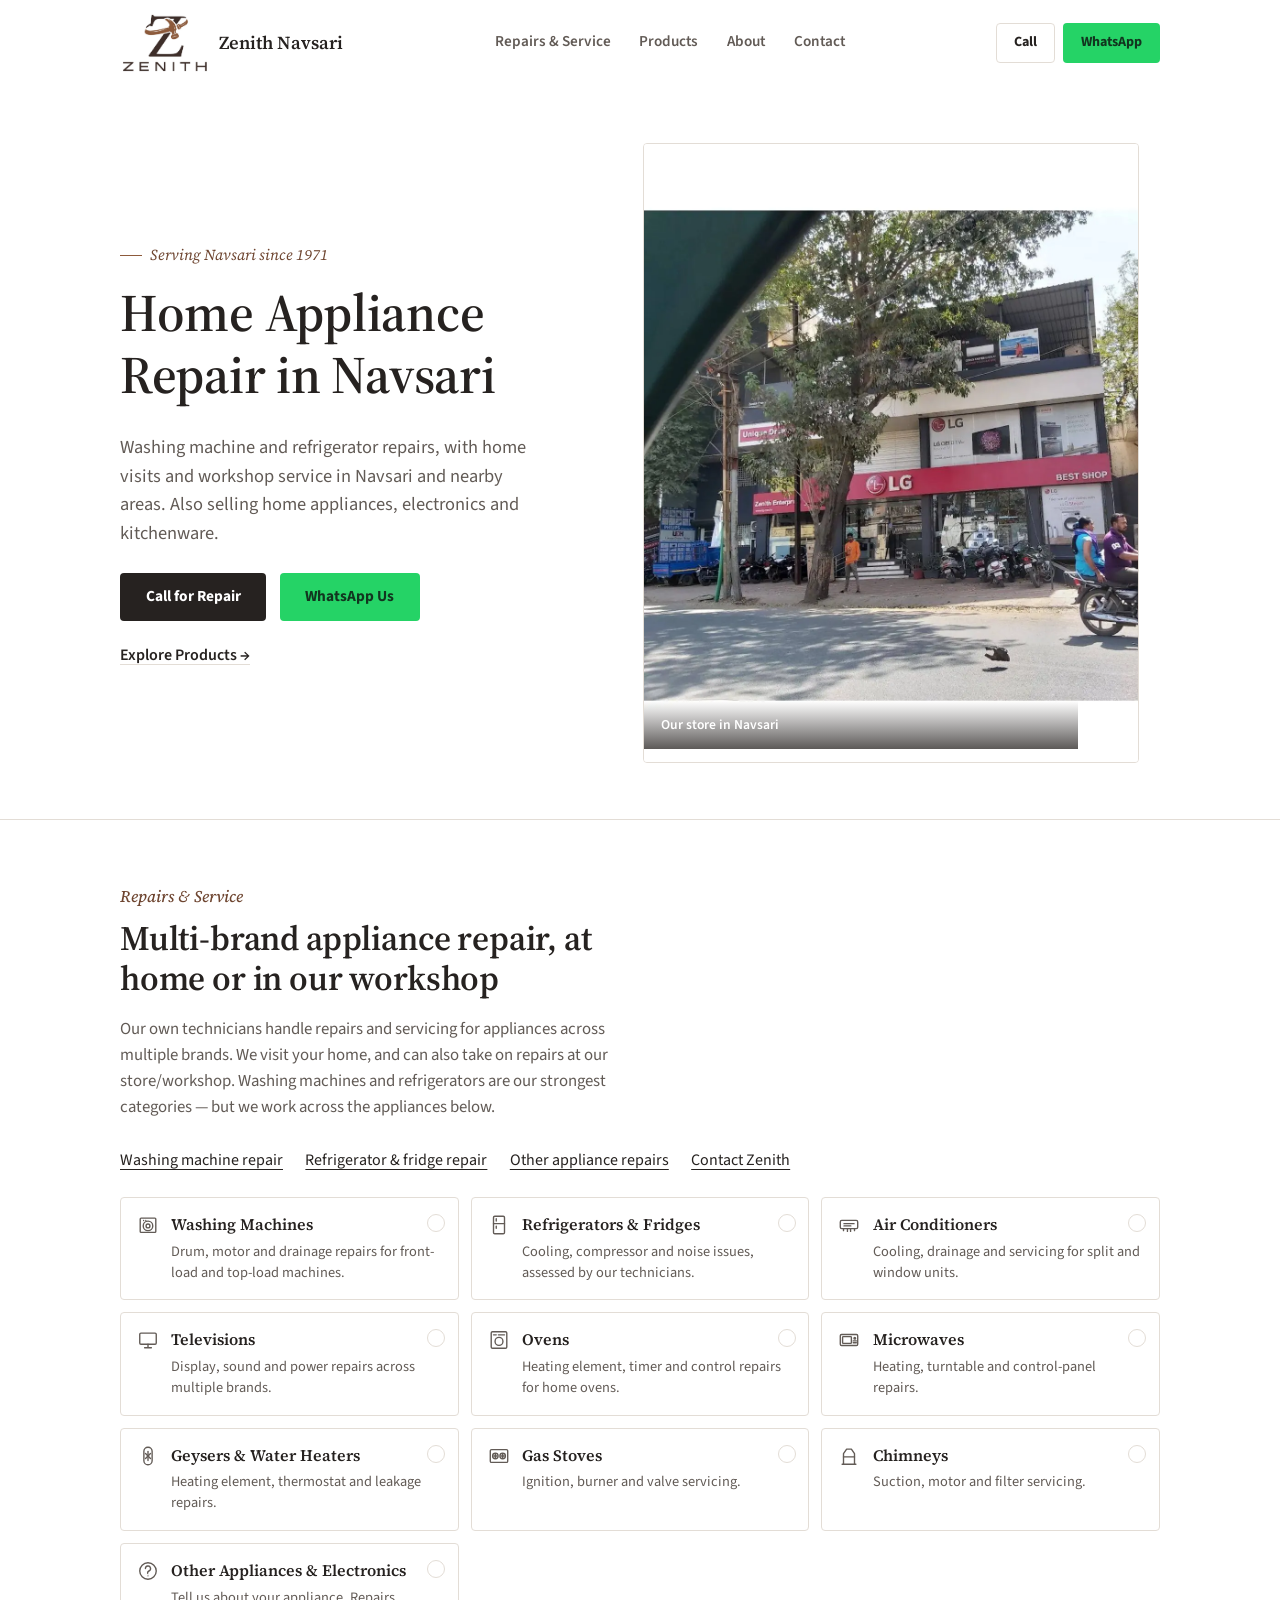
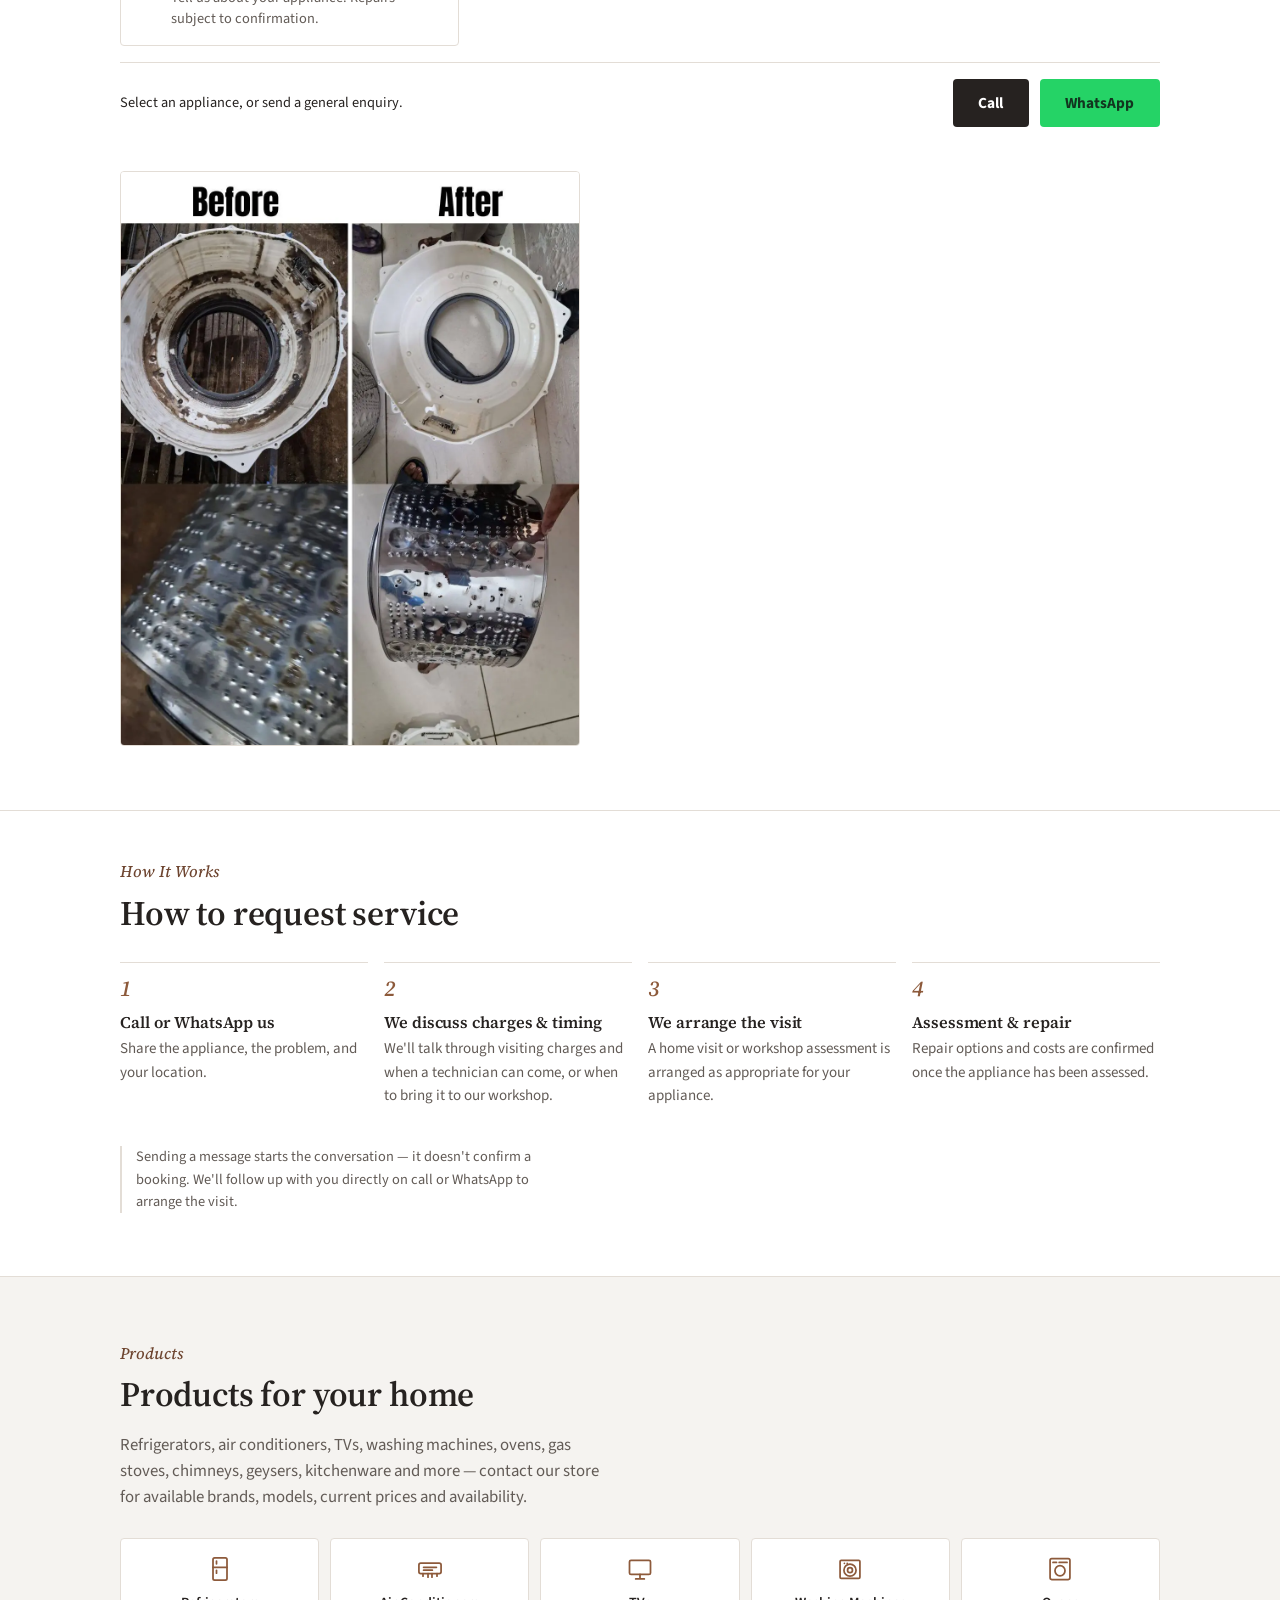
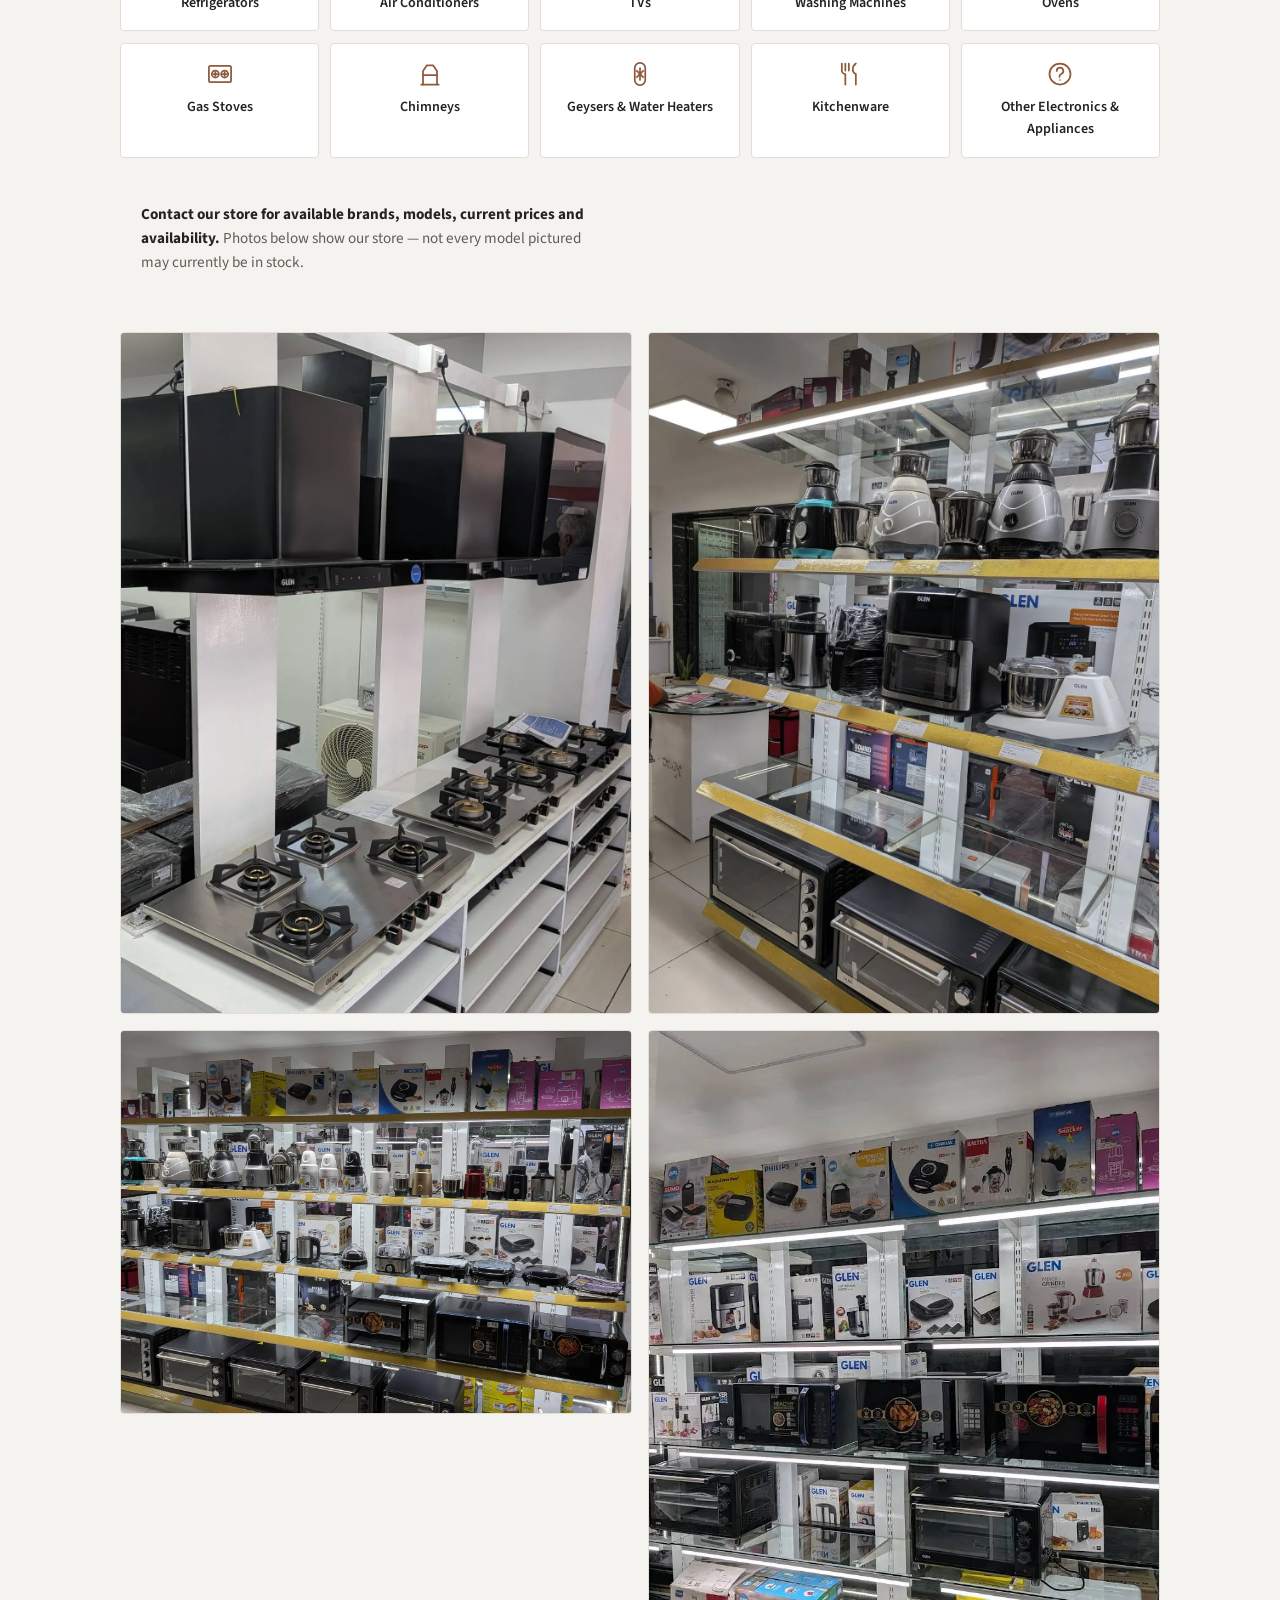
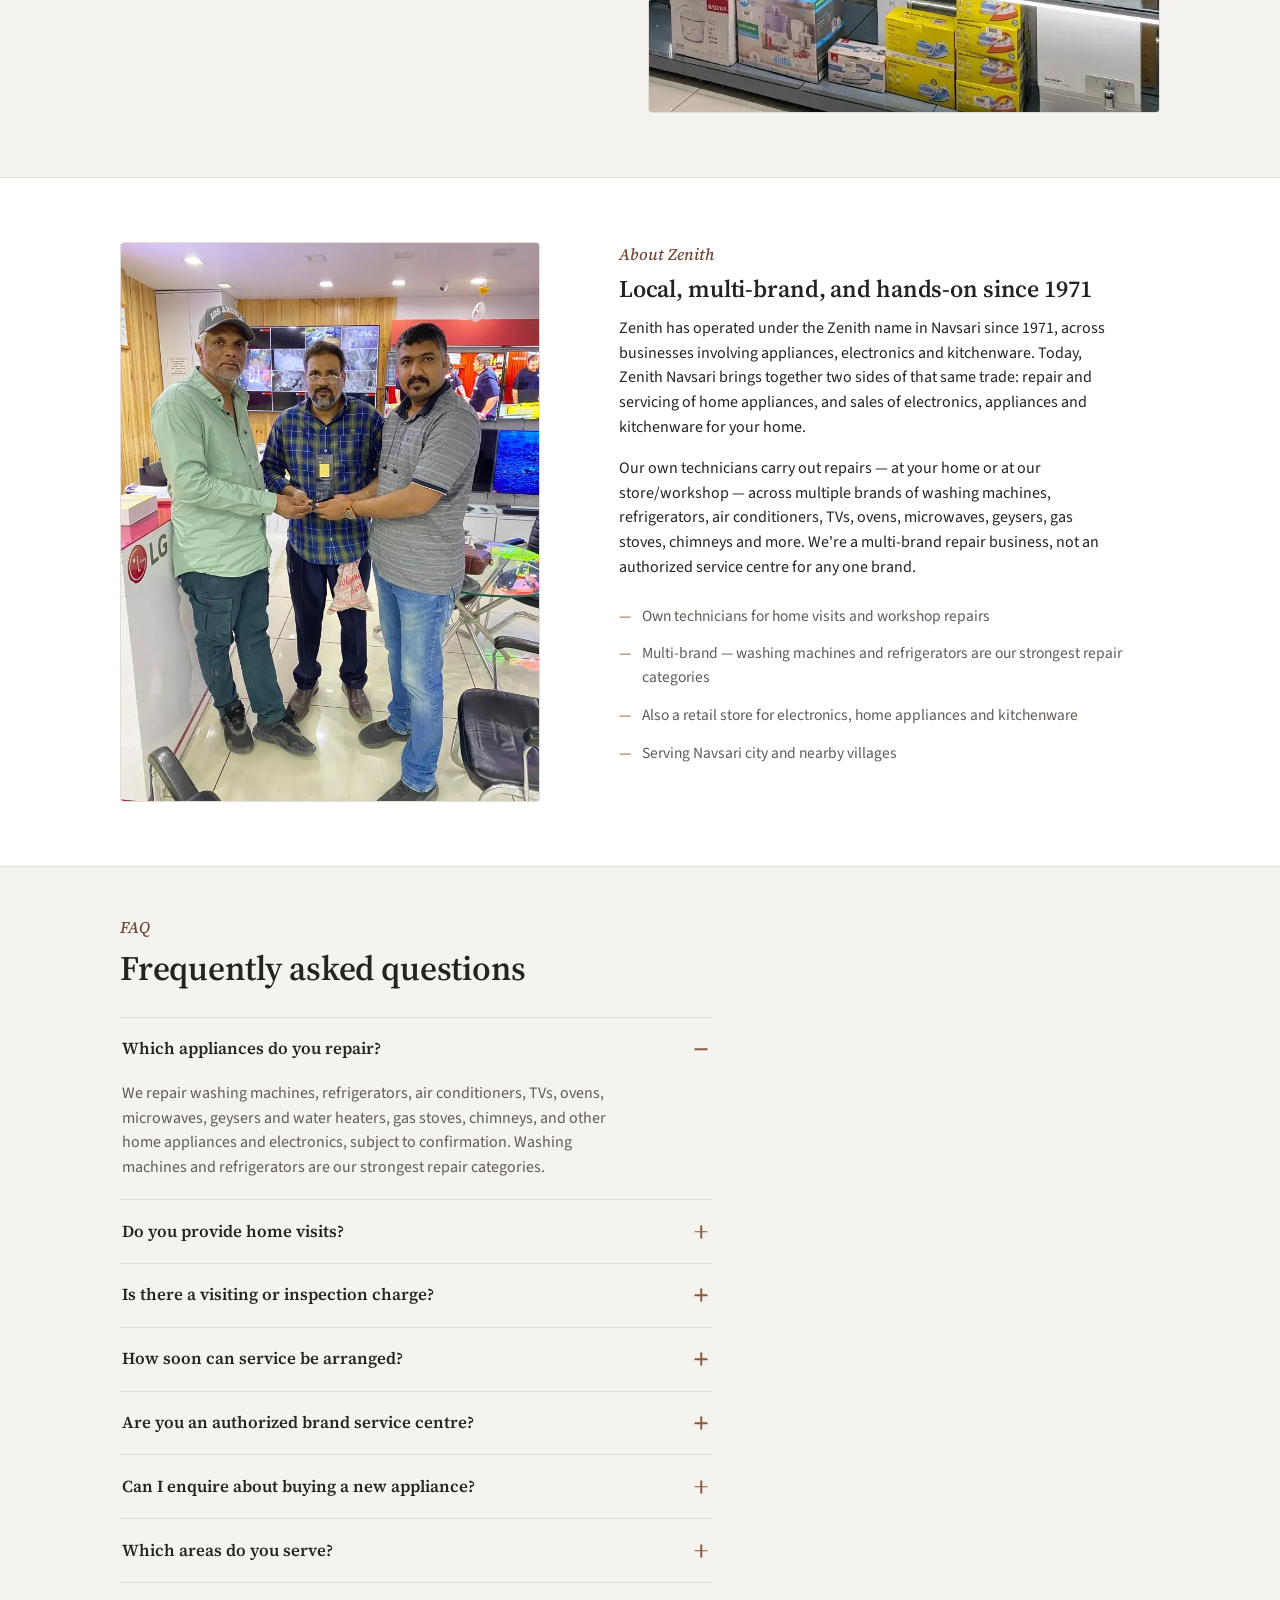
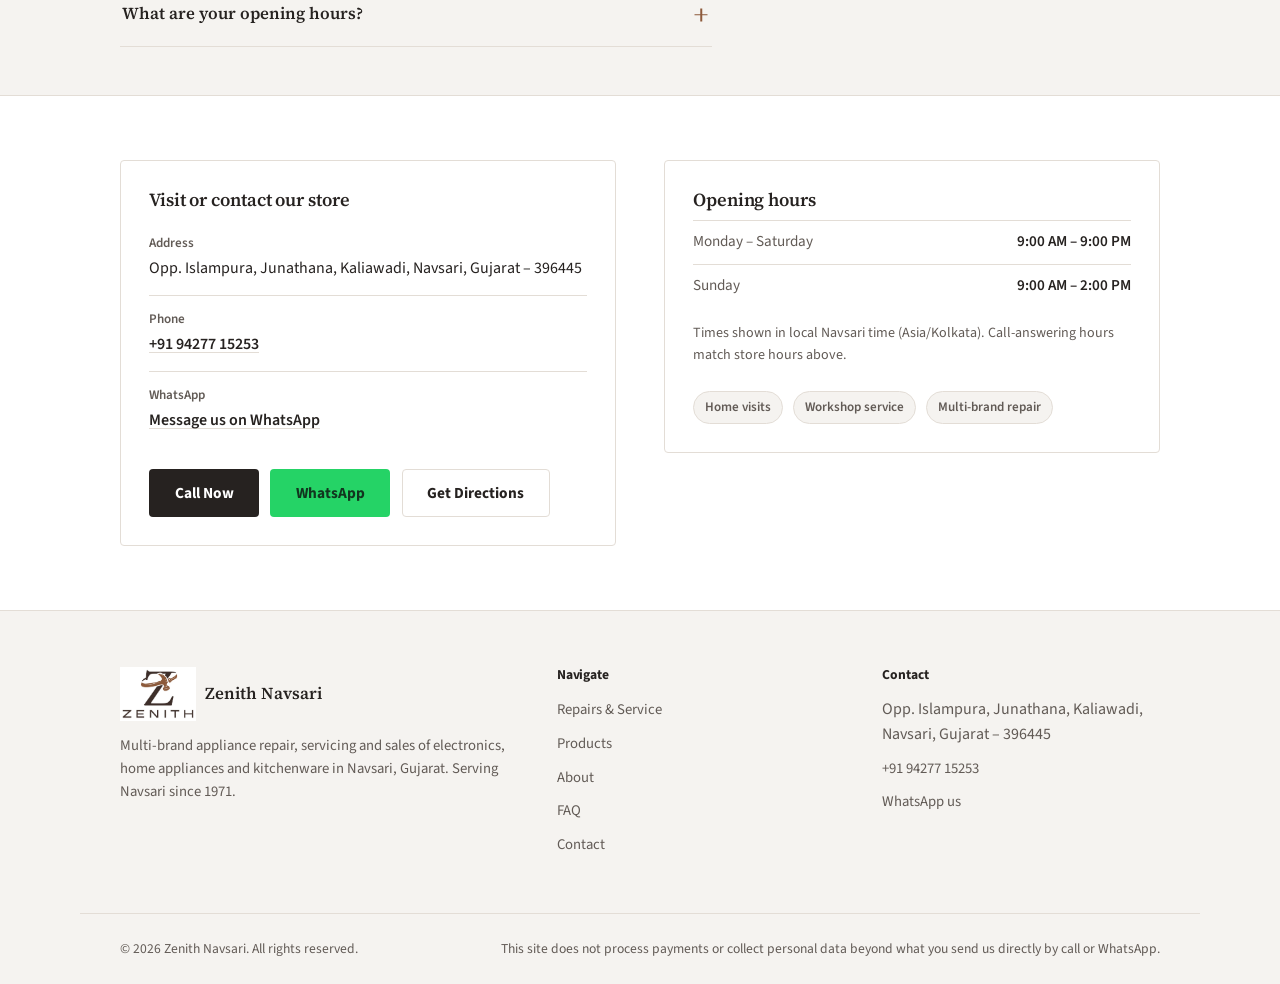
<file: index.html>
<!doctype html>
<html lang="en">
<head>
<meta charset="UTF-8" />
<meta name="viewport" content="width=device-width, initial-scale=1" />
<title>Appliance Repair in Navsari | Washing Machines &amp; Fridges | Zenith</title>
<meta name="description" content="Washing machine, refrigerator and home appliance repair in Navsari. Home visits and workshop service through Zenith. Call or WhatsApp to discuss charges and availability." />
<meta name="theme-color" content="#2c211d" />


<link rel="canonical" href="https://zenithweb-gold.vercel.app/" />
<meta property="og:url" content="https://zenithweb-gold.vercel.app/" />

<meta property="og:type" content="business.business" />
<meta property="og:title" content="Zenith Navsari — Appliance Repair, Service & Sales in Navsari" />
<meta property="og:description" content="Multi-brand appliance repair, home visits, and electronics, appliances and kitchenware for your home. Serving Navsari since 1971." />
<meta property="og:image" content="https://zenithweb-gold.vercel.app/assets/images/logo.png" />

<link rel="icon" href="assets/images/favicon.ico" sizes="any" />
<link rel="icon" href="assets/images/favicon.png" type="image/png" />
<link rel="apple-touch-icon" href="assets/images/logo-mark.png" />

<link rel="preconnect" href="https://fonts.googleapis.com" />
<link rel="preconnect" href="https://fonts.gstatic.com" crossorigin />
<link rel="stylesheet" href="assets/css/styles.css" />
<script type="application/ld+json">{"@context":"https://schema.org","@type":"LocalBusiness","@id":"https://zenithweb-gold.vercel.app/#business","name":"Zenith Navsari","alternateName":"Zenith Enterprise","url":"https://zenithweb-gold.vercel.app/","image":"https://zenithweb-gold.vercel.app/assets/images/logo.png","telephone":"+91 94277 15253","address":{"@type":"PostalAddress","streetAddress":"Opp. Islampura, Junathana, Kaliawadi","addressLocality":"Navsari","addressRegion":"Gujarat","postalCode":"396445","addressCountry":"IN"},"areaServed":"Navsari and nearby areas","hasMap":"https://share.google/sqLTxxwGvnfLqPRpV","openingHoursSpecification":[{"@type":"OpeningHoursSpecification","dayOfWeek":["Monday","Tuesday","Wednesday","Thursday","Friday","Saturday"],"opens":"09:00","closes":"21:00"},{"@type":"OpeningHoursSpecification","dayOfWeek":["Sunday"],"opens":"09:00","closes":"14:00"}]}</script>
</head>
<body>
<a class="skip-link" href="#main">Skip to content</a>

<!-- ============================== HEADER ============================== -->
<header class="site-header">
  <div class="wrap site-header__bar">
    <a class="brand" href="#top" aria-label="Zenith Navsari home">
      <img src="assets/images/logo.png" alt="" width="90" height="64" />
      <span class="brand__name">Zenith Navsari</span>
    </a>

    <nav class="primary-nav" id="primary-nav" aria-label="Primary">
      <a href="#repairs">Repairs &amp; Service</a>
      <a href="#products">Products</a>
      <a href="#about">About</a>
      <a href="#contact">Contact</a>
    </nav>

    <div class="header-actions">
      <a class="btn btn--ghost btn--sm" data-phone-href href="tel:+919427715253" data-track="header_call">Call</a>
      <a class="btn btn--wa btn--sm" data-wa-general href="https://wa.me/919427715253?text=Hello%20Zenith%2C%20I%20need%20appliance%20repair%20service.%0APlease%20let%20me%20know%20your%20visiting%20charges%20and%20earliest%20available%20service%20time" target="_blank" rel="noopener" data-track="header_whatsapp">WhatsApp</a>
      <button class="nav-toggle" id="nav-toggle" aria-expanded="false" aria-controls="primary-nav" aria-label="Toggle menu">
        <svg viewBox="0 0 24 24" fill="none" stroke="currentColor" stroke-width="2" stroke-linecap="round"><line x1="3" y1="6" x2="21" y2="6"/><line x1="3" y1="12" x2="21" y2="12"/><line x1="3" y1="18" x2="21" y2="18"/></svg>
      </button>
    </div>
  </div>
</header>

<main id="main">

  <!-- ============================== HERO ============================== -->
  <section class="hero" id="top">
    <div class="wrap hero__grid">
      <div class="hero__copy">
        <span class="hero__heritage">Serving Navsari since 1971</span>
        <h1>Home Appliance Repair in Navsari</h1>
        <p class="hero__lead">
          Washing machine and refrigerator repairs, with home visits and workshop service in Navsari and nearby areas. Also selling home appliances, electronics and kitchenware.
        </p>
        <div class="hero__actions">
          <a class="btn btn--call" data-phone-href href="tel:+919427715253" data-track="hero_call">Call for Repair</a>
          <a class="btn btn--wa" data-wa-general href="https://wa.me/919427715253?text=Hello%20Zenith%2C%20I%20need%20appliance%20repair%20service.%0APlease%20let%20me%20know%20your%20visiting%20charges%20and%20earliest%20available%20service%20time" target="_blank" rel="noopener" data-track="hero_whatsapp">WhatsApp Us</a>
        </div>
        <a class="hero__secondary-link" href="#products">Explore Products →</a>
      </div>

      <div class="hero__media">
        <picture>
          <source srcset="assets/images/shop-exterior.webp" type="image/webp" />
          <img src="assets/images/shop-exterior.jpg" alt="Zenith Navsari storefront in Navsari" width="1080" height="1350" loading="eager" decoding="async" />
        </picture>
        <p class="hero__media-caption">Our store in Navsari</p>
      </div>
    </div>
  </section>

  <!-- ======================= REPAIR & SERVICE ======================= -->
  <section class="section" id="repairs">
    <div class="wrap">
      <div class="section-head">
        <span class="eyebrow-label">Repairs &amp; Service</span>
        <h2>Multi-brand appliance repair, at home or in our workshop</h2>
        <p>
          Our own technicians handle repairs and servicing for appliances across multiple brands. We visit your home,
          and can also take on repairs at our store/workshop. Washing machines and refrigerators are our strongest
          categories — but we work across the appliances below.
        </p>
      </div>

      <nav class="service-links" aria-label="Repair service pages"><a href="/washing-machine-repair-navsari/">Washing machine repair</a><a href="/refrigerator-repair-navsari/">Refrigerator &amp; fridge repair</a><a href="/other-appliance-repair-navsari/">Other appliance repairs</a><a href="/contact/">Contact Zenith</a></nav>
<div class="ticket-grid" id="repair-grid" role="radiogroup" aria-label="Select an appliance">
        <!-- Populated by main.js from REPAIR_CATEGORIES -->
      </div>

      <div class="repair-cta">
        <p class="repair-cta__hint" id="repair-cta-hint" aria-live="polite">Select an appliance, or send a general enquiry.</p>
        <div class="repair-cta__actions">
          <a id="repair-call" class="btn btn--dark" data-phone-href href="tel:+919427715253" data-track="repair_call">Call</a>
          <a id="repair-wa" class="btn btn--wa" href="https://wa.me/919427715253?text=Hello%20Zenith%2C%20I%20need%20appliance%20repair%20service.%0APlease%20let%20me%20know%20your%20visiting%20charges%20and%20earliest%20available%20service%20time" target="_blank" rel="noopener" data-track="repair_whatsapp">WhatsApp</a>
        </div>
      </div>

      <div class="gallery-strip" style="margin-top: 2.75rem; grid-template-columns: 1fr; max-width: 460px;">
        <figure class="ar-4-5">
          <picture>
            <source srcset="assets/images/repair-washing-machine-drum.webp" type="image/webp" />
            <img src="assets/images/repair-washing-machine-drum.jpg" alt="Washing machine drum before and after cleaning and repair by Zenith Navsari technicians" loading="lazy" decoding="async" />
          </picture>
        </figure>
      </div>
    </div>
  </section>

  <!-- ======================= HOW TO REQUEST SERVICE ======================= -->
  <section class="section section--tight" id="how-it-works">
    <div class="wrap">
      <div class="section-head">
        <span class="eyebrow-label">How It Works</span>
        <h2>How to request service</h2>
      </div>

      <div class="steps">
        <div class="step">
          <h3>Call or WhatsApp us</h3>
          <p>Share the appliance, the problem, and your location.</p>
        </div>
        <div class="step">
          <h3>We discuss charges &amp; timing</h3>
          <p>We'll talk through visiting charges and when a technician can come, or when to bring it to our workshop.</p>
        </div>
        <div class="step">
          <h3>We arrange the visit</h3>
          <p>A home visit or workshop assessment is arranged as appropriate for your appliance.</p>
        </div>
        <div class="step">
          <h3>Assessment &amp; repair</h3>
          <p>Repair options and costs are confirmed once the appliance has been assessed.</p>
        </div>
      </div>

      <p class="steps-note">
        Sending a message starts the conversation — it doesn't confirm a booking. We'll follow up with you directly on
        call or WhatsApp to arrange the visit.
      </p>
    </div>
  </section>

  <!-- ============================== PRODUCTS ============================== -->
  <section class="section" id="products" style="background: var(--paper-alt);">
    <div class="wrap">
      <div class="section-head">
        <span class="eyebrow-label">Products</span>
        <h2>Products for your home</h2>
        <p>
          Refrigerators, air conditioners, TVs, washing machines, ovens, gas stoves, chimneys, geysers, kitchenware
          and more — contact our store for available brands, models, current prices and availability.
        </p>
      </div>

      <div class="product-grid" id="product-grid">
        <!-- Populated by main.js from PRODUCT_CATEGORIES -->
      </div>

      <p class="products-note">
        <strong>Contact our store for available brands, models, current prices and availability.</strong>
        Photos below show our store — not every model pictured may currently be in stock.
      </p>

      <div class="gallery-strip" style="margin-top: 2.5rem;">
        <figure class="ar-3-4">
          <picture>
            <source srcset="assets/images/shop-chimneys-stoves.webp" type="image/webp" />
            <img src="assets/images/shop-chimneys-stoves.jpg" alt="Chimneys and gas stoves on display at Zenith Navsari" loading="lazy" decoding="async" />
          </picture>
        </figure>
        <figure class="ar-3-4">
          <picture>
            <source srcset="assets/images/shop-kitchen-appliances-1.webp" type="image/webp" />
            <img src="assets/images/shop-kitchen-appliances-1.jpg" alt="Mixers, air fryers and ovens on display at Zenith Navsari" loading="lazy" decoding="async" />
          </picture>
        </figure>
        <figure class="ar-4-3">
          <picture>
            <source srcset="assets/images/shop-kitchen-appliances-2.webp" type="image/webp" />
            <img src="assets/images/shop-kitchen-appliances-2.jpg" alt="Small kitchen appliances on display at Zenith Navsari" loading="lazy" decoding="async" />
          </picture>
        </figure>
        <figure class="ar-3-4">
          <picture>
            <source srcset="assets/images/shop-ovens-microwaves.webp" type="image/webp" />
            <img src="assets/images/shop-ovens-microwaves.jpg" alt="Ovens and microwaves on display at Zenith Navsari" loading="lazy" decoding="async" />
          </picture>
        </figure>
      </div>
    </div>
  </section>

  <!-- ============================== ABOUT ============================== -->
  <section class="section" id="about">
    <div class="wrap about-grid">
      <div class="about-media">
        <picture>
          <source srcset="assets/images/team-customer-3.webp" type="image/webp" />
          <img src="assets/images/team-customer-3.jpg" alt="Zenith Navsari team at the store counter" loading="lazy" decoding="async" />
        </picture>
      </div>

      <div class="about-copy">
        <span class="eyebrow-label">About Zenith</span>
        <h2>Local, multi-brand, and hands-on since 1971</h2>
        <p>
          Zenith has operated under the Zenith name in Navsari since 1971, across businesses involving appliances,
          electronics and kitchenware. Today, Zenith Navsari brings together two sides of that same trade: repair
          and servicing of home appliances, and sales of electronics, appliances and kitchenware for your home.
        </p>
        <p>
          Our own technicians carry out repairs — at your home or at our store/workshop — across multiple brands of
          washing machines, refrigerators, air conditioners, TVs, ovens, microwaves, geysers, gas stoves, chimneys
          and more. We're a multi-brand repair business, not an authorized service centre for any one brand.
        </p>
        <ul class="about-facts">
          <li>Own technicians for home visits and workshop repairs</li>
          <li>Multi-brand — washing machines and refrigerators are our strongest repair categories</li>
          <li>Also a retail store for electronics, home appliances and kitchenware</li>
          <li>Serving Navsari city and nearby villages</li>
        </ul>
      </div>
    </div>
  </section>

  <!-- ============================== FAQ ============================== -->
  <section class="section section--tight" id="faq" style="background: var(--paper-alt);">
    <div class="wrap">
      <div class="section-head">
        <span class="eyebrow-label">FAQ</span>
        <h2>Frequently asked questions</h2>
      </div>
      <div class="faq-list" id="faq-list">
        <details class="faq-item"><summary class="faq-item__q">Which appliances do you repair?</summary><div class="faq-item__a"><p>We repair washing machines, refrigerators, air conditioners, TVs, ovens, microwaves, geysers and water heaters, gas stoves, chimneys, and other home appliances and electronics, subject to confirmation. Washing machines and refrigerators are our strongest repair categories.</p></div></details>
<details class="faq-item"><summary class="faq-item__q">Do you provide home visits?</summary><div class="faq-item__a"><p>Yes. Our technicians carry out home visits, and repairs can also be done at our store/workshop depending on the appliance and issue.</p></div></details>
<details class="faq-item"><summary class="faq-item__q">Is there a visiting or inspection charge?</summary><div class="faq-item__a"><p>Visiting/inspection charges apply. Contact us for details.</p></div></details>
<details class="faq-item"><summary class="faq-item__q">How soon can service be arranged?</summary><div class="faq-item__a"><p>We aim to arrange service within approximately 1–2 days, depending on technician availability, your location and the problem. Earlier service may sometimes be possible, but we don't guarantee same-day service.</p></div></details>
<details class="faq-item"><summary class="faq-item__q">Are you an authorized brand service centre?</summary><div class="faq-item__a"><p>We are a multi-brand repair business and are not an authorized service centre for any particular brand.</p></div></details>
<details class="faq-item"><summary class="faq-item__q">Can I enquire about buying a new appliance?</summary><div class="faq-item__a"><p>Yes. Contact our store for available brands, models, current prices and availability of refrigerators, air conditioners, TVs, washing machines, ovens, gas stoves, chimneys, geysers, kitchenware and more.</p></div></details>
<details class="faq-item"><summary class="faq-item__q">Which areas do you serve?</summary><div class="faq-item__a"><p>We serve Navsari city and nearby villages.</p></div></details>
<details class="faq-item"><summary class="faq-item__q">What are your opening hours?</summary><div class="faq-item__a"><p>Monday – Saturday, 9:00 AM – 9:00 PM; Sunday, 9:00 AM – 2:00 PM (Asia/Kolkata).</p></div></details>
      </div>
    </div>
  </section>

  <!-- ============================== CONTACT ============================== -->
  <section class="section" id="contact">
    <div class="wrap contact-grid">
      <div class="contact-card">
        <h3>Visit or contact our store</h3>

        <div class="contact-line">
          <div>
            <strong>Address</strong>
            <span data-address>Opp. Islampura, Junathana, Kaliawadi, Navsari, Gujarat – 396445</span>
          </div>
        </div>
        <div class="contact-line">
          <div>
            <strong>Phone</strong>
            <a data-phone-href href="tel:+919427715253" data-phone-display data-track="contact_call">+91 94277 15253</a>
          </div>
        </div>
        <div class="contact-line">
          <div>
            <strong>WhatsApp</strong>
            <a data-wa-general href="https://wa.me/919427715253?text=Hello%20Zenith%2C%20I%20need%20appliance%20repair%20service.%0APlease%20let%20me%20know%20your%20visiting%20charges%20and%20earliest%20available%20service%20time" target="_blank" rel="noopener" data-track="contact_whatsapp">Message us on WhatsApp</a>
          </div>
        </div>

        <div class="contact-card__actions">
          <a class="btn btn--call" data-phone-href href="tel:+919427715253" data-track="contact_call_btn">Call Now</a>
          <a class="btn btn--wa" data-wa-general href="https://wa.me/919427715253?text=Hello%20Zenith%2C%20I%20need%20appliance%20repair%20service.%0APlease%20let%20me%20know%20your%20visiting%20charges%20and%20earliest%20available%20service%20time" target="_blank" rel="noopener" data-track="contact_wa_btn">WhatsApp</a>
          <a class="btn btn--ghost" data-maps-link href="https://share.google/sqLTxxwGvnfLqPRpV" target="_blank" rel="noopener" data-track="contact_directions">Get Directions</a>
        </div>
      </div>

      <div class="contact-card">
        <h3>Opening hours</h3>
        <table class="hours-table">
          <tbody>
            <tr><td data-hours="weekdayLabel">Monday – Saturday</td><td data-hours="weekdayTime">9:00 AM – 9:00 PM</td></tr>
            <tr><td data-hours="sundayLabel">Sunday</td><td data-hours="sundayTime">9:00 AM – 2:00 PM</td></tr>
          </tbody>
        </table>
        <p style="margin-top: 1rem; font-size: 0.88rem; color: var(--ink-soft);">
          Times shown in local Navsari time (Asia/Kolkata). Call-answering hours match store hours above.
        </p>
        <div class="badge-row">
          <span class="badge">Home visits</span>
          <span class="badge">Workshop service</span>
          <span class="badge">Multi-brand repair</span>
        </div>
      </div>
    </div>
  </section>

</main>

<!-- ============================== FOOTER ============================== -->
<footer class="site-footer">
  <div class="wrap footer-grid">
    <div>
      <div class="footer-brand">
        <img src="assets/images/logo.png" alt="" width="76" height="54" />
        <span>Zenith Navsari</span>
      </div>
      <p>Multi-brand appliance repair, servicing and sales of electronics, home appliances and kitchenware in Navsari, Gujarat. Serving Navsari since 1971.</p>
    </div>

    <div>
      <h4>Navigate</h4>
      <ul class="footer-links">
        <li><a href="#repairs">Repairs &amp; Service</a></li>
        <li><a href="#products">Products</a></li>
        <li><a href="#about">About</a></li>
        <li><a href="#faq">FAQ</a></li>
        <li><a href="#contact">Contact</a></li>
      </ul>
    </div>

    <div>
      <h4>Contact</h4>
      <ul class="footer-links">
        <li><span data-address>Opp. Islampura, Junathana, Kaliawadi, Navsari, Gujarat – 396445</span></li>
        <li><a data-phone-href href="tel:+919427715253" data-phone-display>+91 94277 15253</a></li>
        <li><a data-wa-general href="https://wa.me/919427715253?text=Hello%20Zenith%2C%20I%20need%20appliance%20repair%20service.%0APlease%20let%20me%20know%20your%20visiting%20charges%20and%20earliest%20available%20service%20time" target="_blank" rel="noopener">WhatsApp us</a></li>
      </ul>
    </div>
  </div>

  <div class="wrap footer-bottom">
    <span>© <span id="year"></span> Zenith Navsari. All rights reserved.</span>
    <span>This site does not process payments or collect personal data beyond what you send us directly by call or WhatsApp.</span>
  </div>
</footer>

<!-- ============================== STICKY MOBILE BAR ============================== -->
<div class="sticky-bar" aria-label="Quick contact">
  <a class="sticky-bar__call" data-phone-href href="tel:+919427715253" data-track="sticky_call">
    <svg viewBox="0 0 24 24" fill="none" stroke="currentColor" stroke-width="2" stroke-linecap="round" stroke-linejoin="round" aria-hidden="true"><path d="M22 16.92v3a2 2 0 0 1-2.18 2 19.79 19.79 0 0 1-8.63-3.07 19.5 19.5 0 0 1-6-6 19.79 19.79 0 0 1-3.07-8.67A2 2 0 0 1 4.11 2h3a2 2 0 0 1 2 1.72c.127.96.361 1.903.7 2.81a2 2 0 0 1-.45 2.11L8.09 9.91a16 16 0 0 0 6 6l1.27-1.27a2 2 0 0 1 2.11-.45c.907.339 1.85.573 2.81.7A2 2 0 0 1 22 16.92z"/></svg>
    Call Now
  </a>
  <a class="sticky-bar__wa" data-wa-general href="https://wa.me/919427715253?text=Hello%20Zenith%2C%20I%20need%20appliance%20repair%20service.%0APlease%20let%20me%20know%20your%20visiting%20charges%20and%20earliest%20available%20service%20time" target="_blank" rel="noopener" data-track="sticky_whatsapp">
    <svg viewBox="0 0 24 24" fill="currentColor" aria-hidden="true"><path d="M12.04 2C6.58 2 2.13 6.45 2.13 11.91c0 1.75.46 3.45 1.32 4.95L2 22l5.29-1.39a9.9 9.9 0 0 0 4.75 1.21h.01c5.46 0 9.9-4.45 9.9-9.91C21.96 6.45 17.5 2 12.04 2Zm5.8 14.14c-.25.7-1.45 1.34-2 1.43-.51.08-1.16.11-1.87-.12-.43-.14-.98-.32-1.69-.63-2.97-1.28-4.9-4.27-5.05-4.47-.15-.2-1.2-1.6-1.2-3.05 0-1.45.76-2.16 1.03-2.46.27-.3.59-.37.79-.37.2 0 .4 0 .57.01.18.01.43-.07.67.51.25.6.85 2.08.92 2.23.07.15.12.33.02.53-.1.2-.15.32-.3.49-.15.17-.31.38-.44.51-.15.15-.3.31-.13.61.17.3.76 1.25 1.63 2.02 1.12.99 2.06 1.3 2.37 1.45.31.15.49.13.67-.08.18-.2.76-.88.97-1.18.2-.3.4-.25.67-.15.27.1 1.75.82 2.05.97.3.15.5.22.57.35.08.13.08.72-.17 1.42Z"/></svg>
    WhatsApp
  </a>
</div>

<script src="assets/js/site-config.js"></script>
<script src="assets/js/main.js"></script>
</body>
</html>
</file>
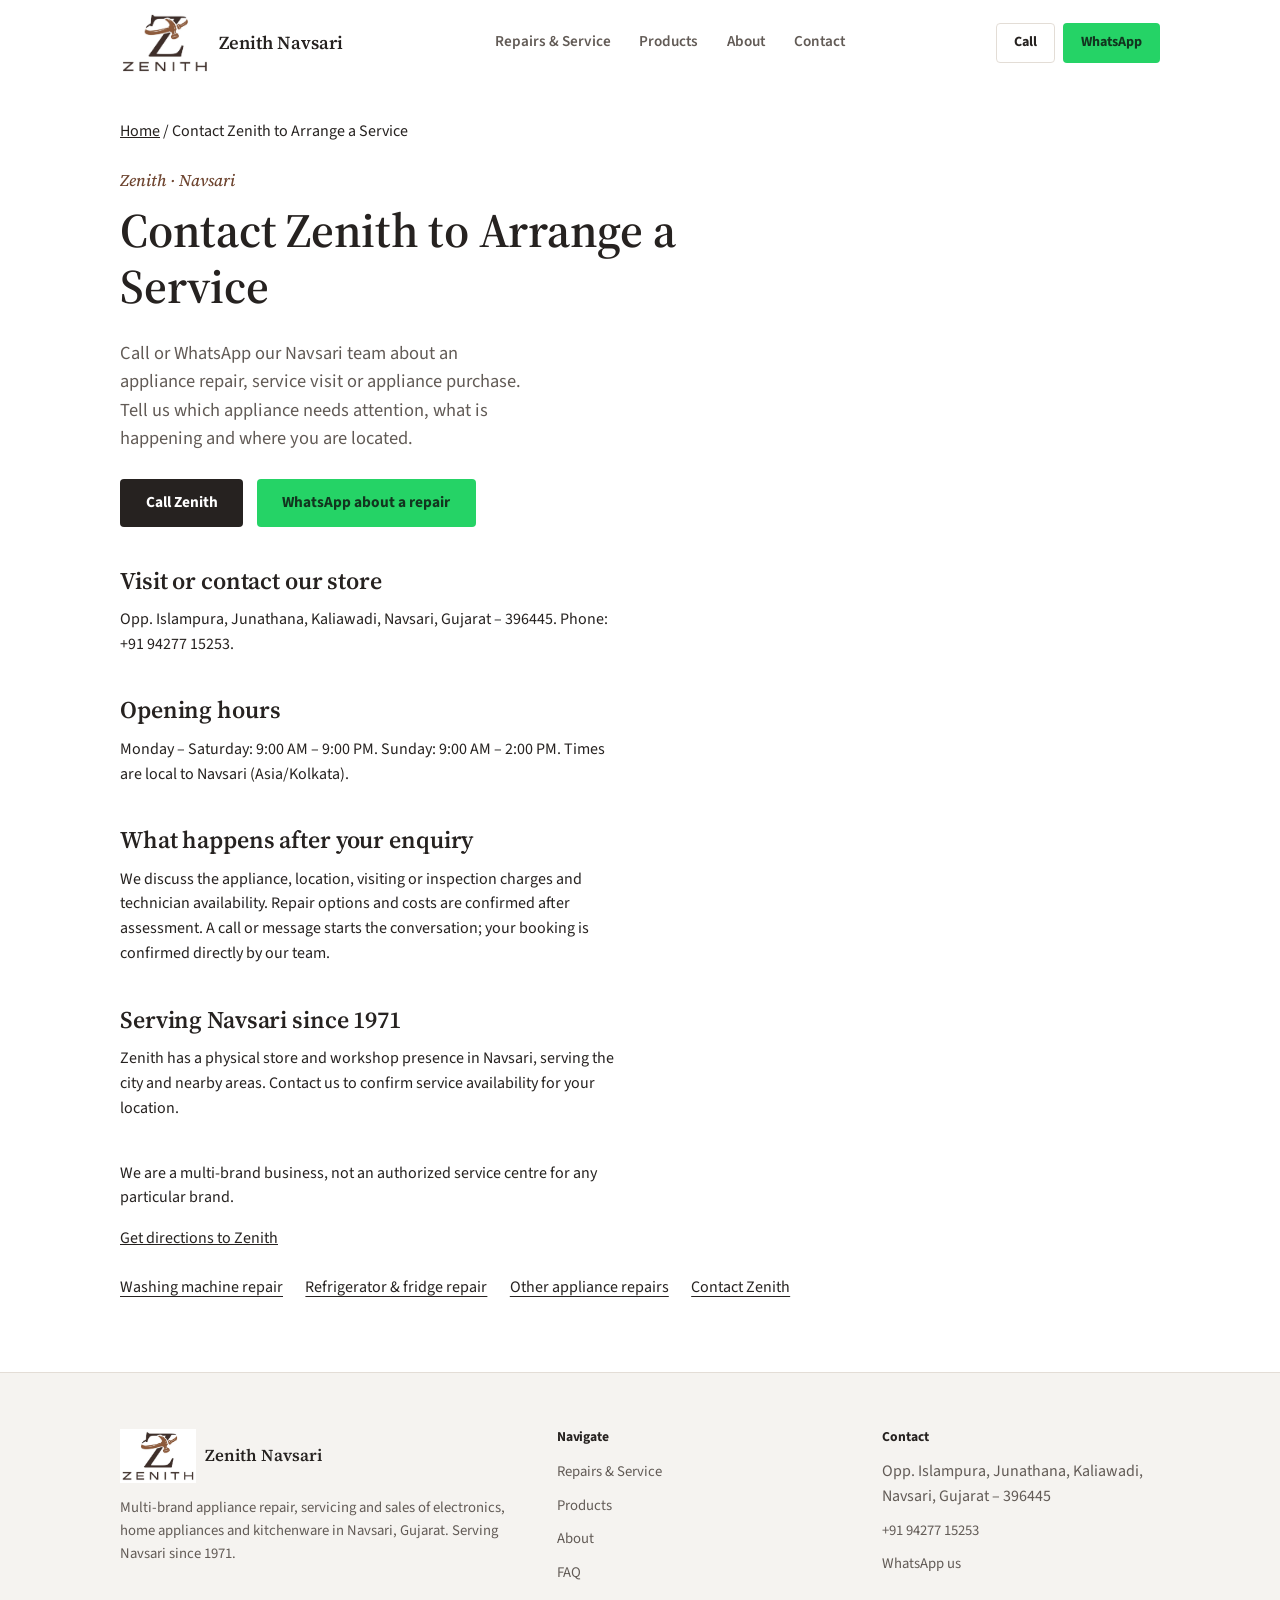
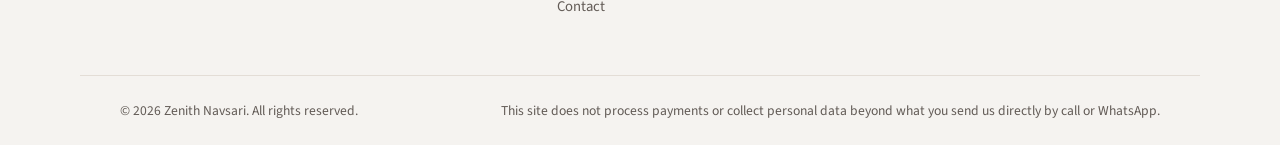
<file: contact/index.html>
<!doctype html><html lang="en"><head><meta charset="UTF-8"><meta name="viewport" content="width=device-width, initial-scale=1"><title>Contact Zenith for Appliance Repair in Navsari</title><meta name="description" content="Contact Zenith in Navsari for appliance repairs, home visits and workshop service. Call or WhatsApp to discuss your appliance, location, charges and availability."><link rel="canonical" href="https://zenithweb-gold.vercel.app/contact/"><meta property="og:type" content="website"><meta property="og:title" content="Contact Zenith for Appliance Repair in Navsari"><meta property="og:description" content="Contact Zenith in Navsari for appliance repairs, home visits and workshop service. Call or WhatsApp to discuss your appliance, location, charges and availability."><meta property="og:url" content="https://zenithweb-gold.vercel.app/contact/"><link rel="icon" href="/assets/images/favicon.ico"><link rel="stylesheet" href="/assets/css/styles.css"><script type="application/ld+json">{"@context":"https://schema.org","@type":"LocalBusiness","@id":"https://zenithweb-gold.vercel.app/#business","name":"Zenith Navsari","alternateName":"Zenith Enterprise","url":"https://zenithweb-gold.vercel.app/","image":"https://zenithweb-gold.vercel.app/assets/images/logo.png","telephone":"+91 94277 15253","address":{"@type":"PostalAddress","streetAddress":"Opp. Islampura, Junathana, Kaliawadi","addressLocality":"Navsari","addressRegion":"Gujarat","postalCode":"396445","addressCountry":"IN"},"areaServed":"Navsari and nearby areas","hasMap":"https://share.google/sqLTxxwGvnfLqPRpV","openingHoursSpecification":[{"@type":"OpeningHoursSpecification","dayOfWeek":["Monday","Tuesday","Wednesday","Thursday","Friday","Saturday"],"opens":"09:00","closes":"21:00"},{"@type":"OpeningHoursSpecification","dayOfWeek":["Sunday"],"opens":"09:00","closes":"14:00"}]}</script><script type="application/ld+json">{"@context":"https://schema.org","@type":"BreadcrumbList","itemListElement":[{"@type":"ListItem","position":1,"name":"Home","item":"https://zenithweb-gold.vercel.app/"},{"@type":"ListItem","position":2,"name":"Contact Zenith to Arrange a Service","item":"https://zenithweb-gold.vercel.app/contact/"}]}</script></head><body>
<a class="skip-link" href="#main">Skip to content</a>

<!-- ============================== HEADER ============================== -->
<header class="site-header">
  <div class="wrap site-header__bar">
    <a class="brand" href="/#top" aria-label="Zenith Navsari home">
      <img src="/assets/images/logo.png" alt="" width="90" height="64" />
      <span class="brand__name">Zenith Navsari</span>
    </a>

    <nav class="primary-nav" id="primary-nav" aria-label="Primary">
      <a href="/#repairs">Repairs &amp; Service</a>
      <a href="/#products">Products</a>
      <a href="/#about">About</a>
      <a href="/#contact">Contact</a>
    </nav>

    <div class="header-actions">
      <a class="btn btn--ghost btn--sm" data-phone-href href="tel:+919427715253" data-track="header_call">Call</a>
      <a class="btn btn--wa btn--sm" data-wa-general href="https://wa.me/919427715253?text=Hello%20Zenith%2C%20I%20need%20appliance%20repair%20service.%0APlease%20let%20me%20know%20your%20visiting%20charges%20and%20earliest%20available%20service%20time" target="_blank" rel="noopener" data-track="header_whatsapp">WhatsApp</a>
      <button class="nav-toggle" id="nav-toggle" aria-expanded="false" aria-controls="primary-nav" aria-label="Toggle menu">
        <svg viewBox="0 0 24 24" fill="none" stroke="currentColor" stroke-width="2" stroke-linecap="round"><line x1="3" y1="6" x2="21" y2="6"/><line x1="3" y1="12" x2="21" y2="12"/><line x1="3" y1="18" x2="21" y2="18"/></svg>
      </button>
    </div>
  </div>
</header>

<main id="main" data-appliance=""><article class="wrap service-page"><nav aria-label="Breadcrumb"><a href="/">Home</a> / Contact Zenith to Arrange a Service</nav><span class="eyebrow-label">Zenith · Navsari</span><h1>Contact Zenith to Arrange a Service</h1><p class="hero__lead">Call or WhatsApp our Navsari team about an appliance repair, service visit or appliance purchase. Tell us which appliance needs attention, what is happening and where you are located.</p><div class="hero__actions"><a class="btn btn--call" data-phone-href data-track="service_call" href="tel:+919427715253">Call Zenith</a><a class="btn btn--wa" data-wa-general data-track="service_whatsapp" href="https://wa.me/919427715253?text=Hello%20Zenith%2C%20I%20need%20appliance%20repair%20service.%0APlease%20let%20me%20know%20your%20visiting%20charges%20and%20earliest%20available%20service%20time" target="_blank" rel="noopener">WhatsApp about a repair</a></div><div class="service-copy"><section><h2>Visit or contact our store</h2><p>Opp. Islampura, Junathana, Kaliawadi, Navsari, Gujarat – 396445. Phone: +91 94277 15253.</p></section><section><h2>Opening hours</h2><p>Monday – Saturday: 9:00 AM – 9:00 PM. Sunday: 9:00 AM – 2:00 PM. Times are local to Navsari (Asia/Kolkata).</p></section><section><h2>What happens after your enquiry</h2><p>We discuss the appliance, location, visiting or inspection charges and technician availability. Repair options and costs are confirmed after assessment. A call or message starts the conversation; your booking is confirmed directly by our team.</p></section><section><h2>Serving Navsari since 1971</h2><p>Zenith has a physical store and workshop presence in Navsari, serving the city and nearby areas. Contact us to confirm service availability for your location.</p></section><p>We are a multi-brand business, not an authorized service centre for any particular brand.</p><a data-maps-link href="https://share.google/sqLTxxwGvnfLqPRpV" target="_blank" rel="noopener">Get directions to Zenith</a></div><nav class="service-links" aria-label="Repair service pages"><a href="/washing-machine-repair-navsari/">Washing machine repair</a><a href="/refrigerator-repair-navsari/">Refrigerator &amp; fridge repair</a><a href="/other-appliance-repair-navsari/">Other appliance repairs</a><a href="/contact/">Contact Zenith</a></nav></article></main><!-- ============================== FOOTER ============================== -->
<footer class="site-footer">
  <div class="wrap footer-grid">
    <div>
      <div class="footer-brand">
        <img src="/assets/images/logo.png" alt="" width="76" height="54" />
        <span>Zenith Navsari</span>
      </div>
      <p>Multi-brand appliance repair, servicing and sales of electronics, home appliances and kitchenware in Navsari, Gujarat. Serving Navsari since 1971.</p>
    </div>

    <div>
      <h4>Navigate</h4>
      <ul class="footer-links">
        <li><a href="/#repairs">Repairs &amp; Service</a></li>
        <li><a href="/#products">Products</a></li>
        <li><a href="/#about">About</a></li>
        <li><a href="/#faq">FAQ</a></li>
        <li><a href="/#contact">Contact</a></li>
      </ul>
    </div>

    <div>
      <h4>Contact</h4>
      <ul class="footer-links">
        <li><span data-address>Opp. Islampura, Junathana, Kaliawadi, Navsari, Gujarat – 396445</span></li>
        <li><a data-phone-href href="tel:+919427715253" data-phone-display>+91 94277 15253</a></li>
        <li><a data-wa-general href="https://wa.me/919427715253?text=Hello%20Zenith%2C%20I%20need%20appliance%20repair%20service.%0APlease%20let%20me%20know%20your%20visiting%20charges%20and%20earliest%20available%20service%20time" target="_blank" rel="noopener">WhatsApp us</a></li>
      </ul>
    </div>
  </div>

  <div class="wrap footer-bottom">
    <span>© <span id="year"></span> Zenith Navsari. All rights reserved.</span>
    <span>This site does not process payments or collect personal data beyond what you send us directly by call or WhatsApp.</span>
  </div>
</footer>

<!-- ============================== STICKY MOBILE BAR ============================== -->
<div class="sticky-bar" aria-label="Quick contact">
  <a class="sticky-bar__call" data-phone-href href="tel:+919427715253" data-track="sticky_call">
    <svg viewBox="0 0 24 24" fill="none" stroke="currentColor" stroke-width="2" stroke-linecap="round" stroke-linejoin="round" aria-hidden="true"><path d="M22 16.92v3a2 2 0 0 1-2.18 2 19.79 19.79 0 0 1-8.63-3.07 19.5 19.5 0 0 1-6-6 19.79 19.79 0 0 1-3.07-8.67A2 2 0 0 1 4.11 2h3a2 2 0 0 1 2 1.72c.127.96.361 1.903.7 2.81a2 2 0 0 1-.45 2.11L8.09 9.91a16 16 0 0 0 6 6l1.27-1.27a2 2 0 0 1 2.11-.45c.907.339 1.85.573 2.81.7A2 2 0 0 1 22 16.92z"/></svg>
    Call Now
  </a>
  <a class="sticky-bar__wa" data-wa-general href="https://wa.me/919427715253?text=Hello%20Zenith%2C%20I%20need%20appliance%20repair%20service.%0APlease%20let%20me%20know%20your%20visiting%20charges%20and%20earliest%20available%20service%20time" target="_blank" rel="noopener" data-track="sticky_whatsapp">
    <svg viewBox="0 0 24 24" fill="currentColor" aria-hidden="true"><path d="M12.04 2C6.58 2 2.13 6.45 2.13 11.91c0 1.75.46 3.45 1.32 4.95L2 22l5.29-1.39a9.9 9.9 0 0 0 4.75 1.21h.01c5.46 0 9.9-4.45 9.9-9.91C21.96 6.45 17.5 2 12.04 2Zm5.8 14.14c-.25.7-1.45 1.34-2 1.43-.51.08-1.16.11-1.87-.12-.43-.14-.98-.32-1.69-.63-2.97-1.28-4.9-4.27-5.05-4.47-.15-.2-1.2-1.6-1.2-3.05 0-1.45.76-2.16 1.03-2.46.27-.3.59-.37.79-.37.2 0 .4 0 .57.01.18.01.43-.07.67.51.25.6.85 2.08.92 2.23.07.15.12.33.02.53-.1.2-.15.32-.3.49-.15.17-.31.38-.44.51-.15.15-.3.31-.13.61.17.3.76 1.25 1.63 2.02 1.12.99 2.06 1.3 2.37 1.45.31.15.49.13.67-.08.18-.2.76-.88.97-1.18.2-.3.4-.25.67-.15.27.1 1.75.82 2.05.97.3.15.5.22.57.35.08.13.08.72-.17 1.42Z"/></svg>
    WhatsApp
  </a>
</div>

<script src="/assets/js/site-config.js"></script>
<script src="/assets/js/main.js"></script>
</body>
</html>
</file>
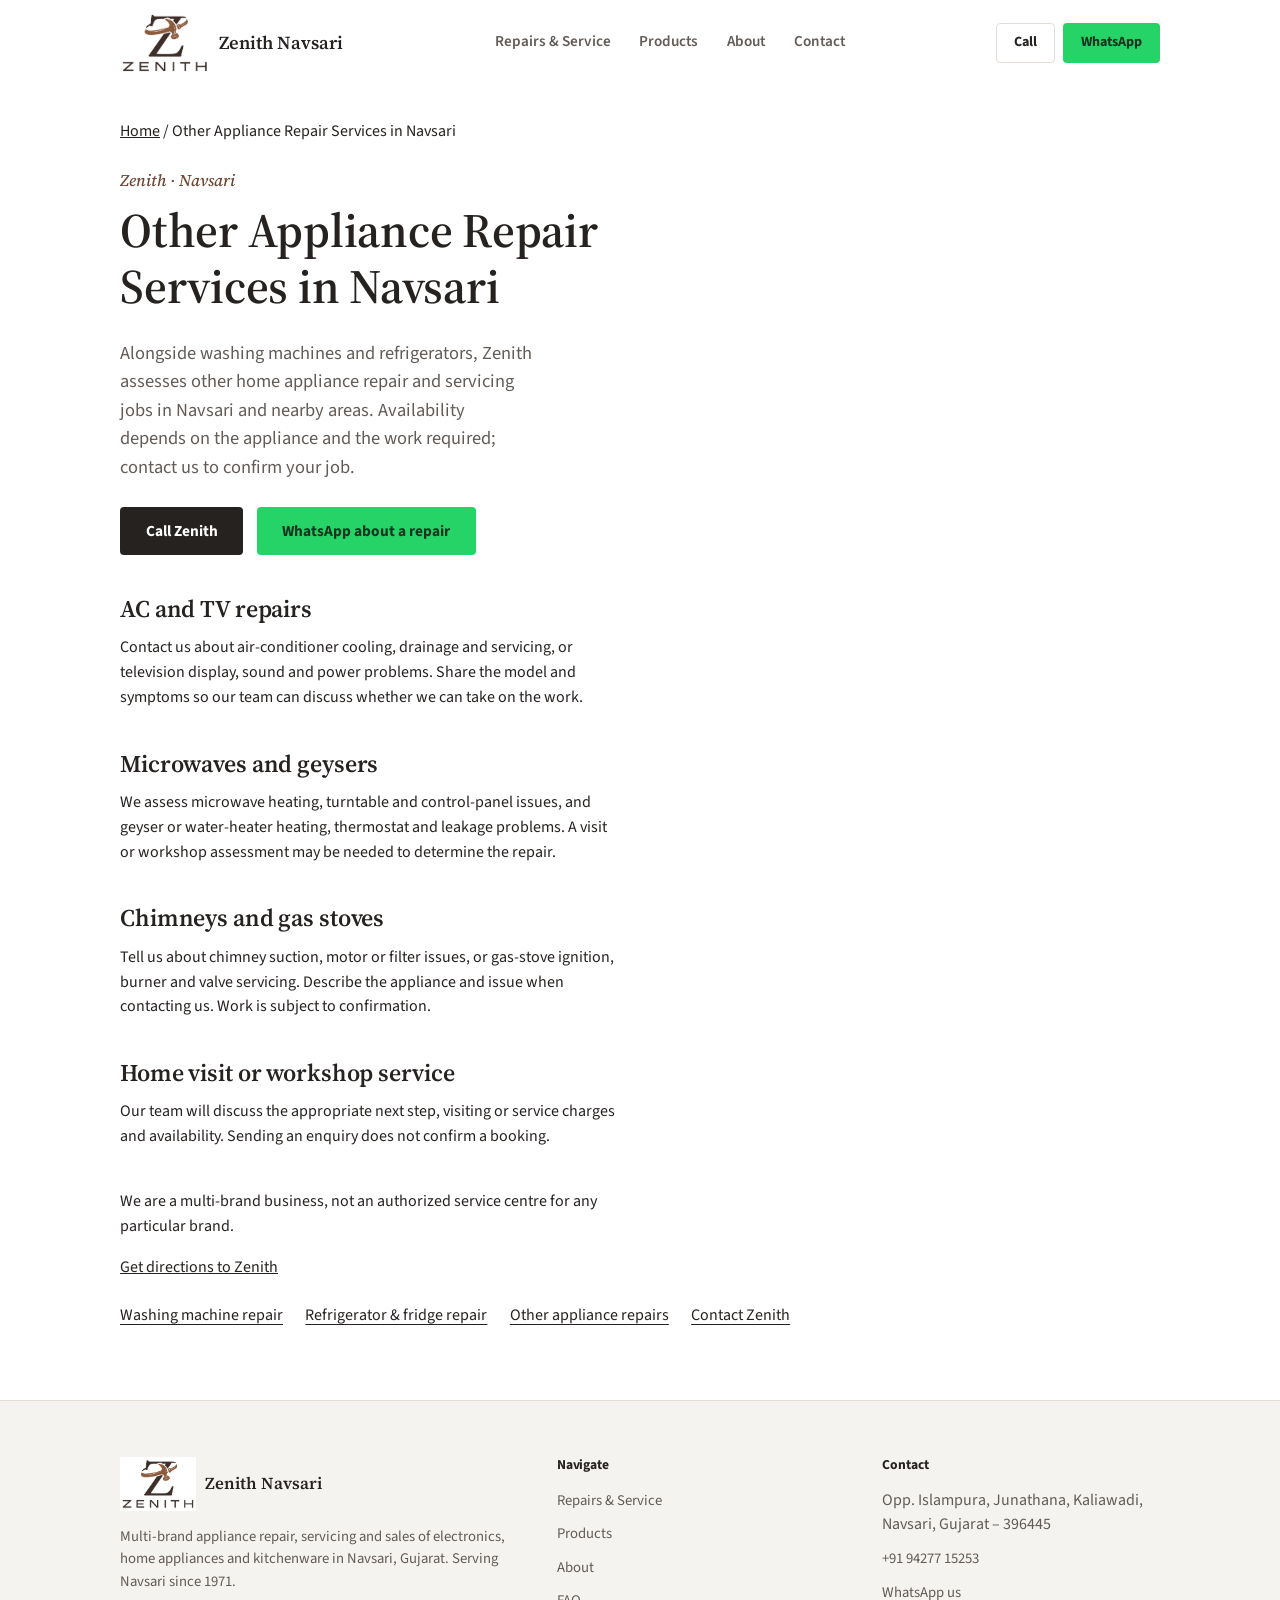
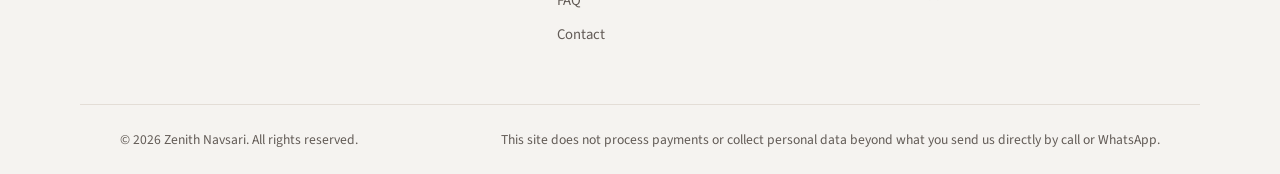
<file: other-appliance-repair-navsari/index.html>
<!doctype html><html lang="en"><head><meta charset="UTF-8"><meta name="viewport" content="width=device-width, initial-scale=1"><title>Other Appliance Repair Services in Navsari | Zenith</title><meta name="description" content="Alongside washing machines and refrigerators, Zenith assesses other home appliance repair and servicing jobs in Navsari and nearby areas. Call or WhatsApp Zenith to discuss charges and availability."><link rel="canonical" href="https://zenithweb-gold.vercel.app/other-appliance-repair-navsari/"><meta property="og:type" content="website"><meta property="og:title" content="Other Appliance Repair Services in Navsari | Zenith"><meta property="og:description" content="Alongside washing machines and refrigerators, Zenith assesses other home appliance repair and servicing jobs in Navsari and nearby areas. Call or WhatsApp Zenith to discuss charges and availability."><meta property="og:url" content="https://zenithweb-gold.vercel.app/other-appliance-repair-navsari/"><link rel="icon" href="/assets/images/favicon.ico"><link rel="stylesheet" href="/assets/css/styles.css"><script type="application/ld+json">{"@context":"https://schema.org","@type":"LocalBusiness","@id":"https://zenithweb-gold.vercel.app/#business","name":"Zenith Navsari","alternateName":"Zenith Enterprise","url":"https://zenithweb-gold.vercel.app/","image":"https://zenithweb-gold.vercel.app/assets/images/logo.png","telephone":"+91 94277 15253","address":{"@type":"PostalAddress","streetAddress":"Opp. Islampura, Junathana, Kaliawadi","addressLocality":"Navsari","addressRegion":"Gujarat","postalCode":"396445","addressCountry":"IN"},"areaServed":"Navsari and nearby areas","hasMap":"https://share.google/sqLTxxwGvnfLqPRpV","openingHoursSpecification":[{"@type":"OpeningHoursSpecification","dayOfWeek":["Monday","Tuesday","Wednesday","Thursday","Friday","Saturday"],"opens":"09:00","closes":"21:00"},{"@type":"OpeningHoursSpecification","dayOfWeek":["Sunday"],"opens":"09:00","closes":"14:00"}]}</script><script type="application/ld+json">{"@context":"https://schema.org","@type":"BreadcrumbList","itemListElement":[{"@type":"ListItem","position":1,"name":"Home","item":"https://zenithweb-gold.vercel.app/"},{"@type":"ListItem","position":2,"name":"Other Appliance Repair Services in Navsari","item":"https://zenithweb-gold.vercel.app/other-appliance-repair-navsari/"}]}</script></head><body>
<a class="skip-link" href="#main">Skip to content</a>

<!-- ============================== HEADER ============================== -->
<header class="site-header">
  <div class="wrap site-header__bar">
    <a class="brand" href="/#top" aria-label="Zenith Navsari home">
      <img src="/assets/images/logo.png" alt="" width="90" height="64" />
      <span class="brand__name">Zenith Navsari</span>
    </a>

    <nav class="primary-nav" id="primary-nav" aria-label="Primary">
      <a href="/#repairs">Repairs &amp; Service</a>
      <a href="/#products">Products</a>
      <a href="/#about">About</a>
      <a href="/#contact">Contact</a>
    </nav>

    <div class="header-actions">
      <a class="btn btn--ghost btn--sm" data-phone-href href="tel:+919427715253" data-track="header_call">Call</a>
      <a class="btn btn--wa btn--sm" data-wa-general href="https://wa.me/919427715253?text=Hello%20Zenith%2C%20I%20need%20appliance%20repair%20service.%0APlease%20let%20me%20know%20your%20visiting%20charges%20and%20earliest%20available%20service%20time" target="_blank" rel="noopener" data-track="header_whatsapp">WhatsApp</a>
      <button class="nav-toggle" id="nav-toggle" aria-expanded="false" aria-controls="primary-nav" aria-label="Toggle menu">
        <svg viewBox="0 0 24 24" fill="none" stroke="currentColor" stroke-width="2" stroke-linecap="round"><line x1="3" y1="6" x2="21" y2="6"/><line x1="3" y1="12" x2="21" y2="12"/><line x1="3" y1="18" x2="21" y2="18"/></svg>
      </button>
    </div>
  </div>
</header>

<main id="main" data-appliance=""><article class="wrap service-page"><nav aria-label="Breadcrumb"><a href="/">Home</a> / Other Appliance Repair Services in Navsari</nav><span class="eyebrow-label">Zenith · Navsari</span><h1>Other Appliance Repair Services in Navsari</h1><p class="hero__lead">Alongside washing machines and refrigerators, Zenith assesses other home appliance repair and servicing jobs in Navsari and nearby areas. Availability depends on the appliance and the work required; contact us to confirm your job.</p><div class="hero__actions"><a class="btn btn--call" data-phone-href data-track="service_call" href="tel:+919427715253">Call Zenith</a><a class="btn btn--wa" data-wa-general data-track="service_whatsapp" href="https://wa.me/919427715253?text=Hello%20Zenith%2C%20I%20need%20appliance%20repair%20service.%0APlease%20let%20me%20know%20your%20visiting%20charges%20and%20earliest%20available%20service%20time" target="_blank" rel="noopener">WhatsApp about a repair</a></div><div class="service-copy"><section><h2>AC and TV repairs</h2><p>Contact us about air-conditioner cooling, drainage and servicing, or television display, sound and power problems. Share the model and symptoms so our team can discuss whether we can take on the work.</p></section><section><h2>Microwaves and geysers</h2><p>We assess microwave heating, turntable and control-panel issues, and geyser or water-heater heating, thermostat and leakage problems. A visit or workshop assessment may be needed to determine the repair.</p></section><section><h2>Chimneys and gas stoves</h2><p>Tell us about chimney suction, motor or filter issues, or gas-stove ignition, burner and valve servicing. Describe the appliance and issue when contacting us. Work is subject to confirmation.</p></section><section><h2>Home visit or workshop service</h2><p>Our team will discuss the appropriate next step, visiting or service charges and availability. Sending an enquiry does not confirm a booking.</p></section><p>We are a multi-brand business, not an authorized service centre for any particular brand.</p><a data-maps-link href="https://share.google/sqLTxxwGvnfLqPRpV" target="_blank" rel="noopener">Get directions to Zenith</a></div><nav class="service-links" aria-label="Repair service pages"><a href="/washing-machine-repair-navsari/">Washing machine repair</a><a href="/refrigerator-repair-navsari/">Refrigerator &amp; fridge repair</a><a href="/other-appliance-repair-navsari/">Other appliance repairs</a><a href="/contact/">Contact Zenith</a></nav></article></main><!-- ============================== FOOTER ============================== -->
<footer class="site-footer">
  <div class="wrap footer-grid">
    <div>
      <div class="footer-brand">
        <img src="/assets/images/logo.png" alt="" width="76" height="54" />
        <span>Zenith Navsari</span>
      </div>
      <p>Multi-brand appliance repair, servicing and sales of electronics, home appliances and kitchenware in Navsari, Gujarat. Serving Navsari since 1971.</p>
    </div>

    <div>
      <h4>Navigate</h4>
      <ul class="footer-links">
        <li><a href="/#repairs">Repairs &amp; Service</a></li>
        <li><a href="/#products">Products</a></li>
        <li><a href="/#about">About</a></li>
        <li><a href="/#faq">FAQ</a></li>
        <li><a href="/#contact">Contact</a></li>
      </ul>
    </div>

    <div>
      <h4>Contact</h4>
      <ul class="footer-links">
        <li><span data-address>Opp. Islampura, Junathana, Kaliawadi, Navsari, Gujarat – 396445</span></li>
        <li><a data-phone-href href="tel:+919427715253" data-phone-display>+91 94277 15253</a></li>
        <li><a data-wa-general href="https://wa.me/919427715253?text=Hello%20Zenith%2C%20I%20need%20appliance%20repair%20service.%0APlease%20let%20me%20know%20your%20visiting%20charges%20and%20earliest%20available%20service%20time" target="_blank" rel="noopener">WhatsApp us</a></li>
      </ul>
    </div>
  </div>

  <div class="wrap footer-bottom">
    <span>© <span id="year"></span> Zenith Navsari. All rights reserved.</span>
    <span>This site does not process payments or collect personal data beyond what you send us directly by call or WhatsApp.</span>
  </div>
</footer>

<!-- ============================== STICKY MOBILE BAR ============================== -->
<div class="sticky-bar" aria-label="Quick contact">
  <a class="sticky-bar__call" data-phone-href href="tel:+919427715253" data-track="sticky_call">
    <svg viewBox="0 0 24 24" fill="none" stroke="currentColor" stroke-width="2" stroke-linecap="round" stroke-linejoin="round" aria-hidden="true"><path d="M22 16.92v3a2 2 0 0 1-2.18 2 19.79 19.79 0 0 1-8.63-3.07 19.5 19.5 0 0 1-6-6 19.79 19.79 0 0 1-3.07-8.67A2 2 0 0 1 4.11 2h3a2 2 0 0 1 2 1.72c.127.96.361 1.903.7 2.81a2 2 0 0 1-.45 2.11L8.09 9.91a16 16 0 0 0 6 6l1.27-1.27a2 2 0 0 1 2.11-.45c.907.339 1.85.573 2.81.7A2 2 0 0 1 22 16.92z"/></svg>
    Call Now
  </a>
  <a class="sticky-bar__wa" data-wa-general href="https://wa.me/919427715253?text=Hello%20Zenith%2C%20I%20need%20appliance%20repair%20service.%0APlease%20let%20me%20know%20your%20visiting%20charges%20and%20earliest%20available%20service%20time" target="_blank" rel="noopener" data-track="sticky_whatsapp">
    <svg viewBox="0 0 24 24" fill="currentColor" aria-hidden="true"><path d="M12.04 2C6.58 2 2.13 6.45 2.13 11.91c0 1.75.46 3.45 1.32 4.95L2 22l5.29-1.39a9.9 9.9 0 0 0 4.75 1.21h.01c5.46 0 9.9-4.45 9.9-9.91C21.96 6.45 17.5 2 12.04 2Zm5.8 14.14c-.25.7-1.45 1.34-2 1.43-.51.08-1.16.11-1.87-.12-.43-.14-.98-.32-1.69-.63-2.97-1.28-4.9-4.27-5.05-4.47-.15-.2-1.2-1.6-1.2-3.05 0-1.45.76-2.16 1.03-2.46.27-.3.59-.37.79-.37.2 0 .4 0 .57.01.18.01.43-.07.67.51.25.6.85 2.08.92 2.23.07.15.12.33.02.53-.1.2-.15.32-.3.49-.15.17-.31.38-.44.51-.15.15-.3.31-.13.61.17.3.76 1.25 1.63 2.02 1.12.99 2.06 1.3 2.37 1.45.31.15.49.13.67-.08.18-.2.76-.88.97-1.18.2-.3.4-.25.67-.15.27.1 1.75.82 2.05.97.3.15.5.22.57.35.08.13.08.72-.17 1.42Z"/></svg>
    WhatsApp
  </a>
</div>

<script src="/assets/js/site-config.js"></script>
<script src="/assets/js/main.js"></script>
</body>
</html>
</file>
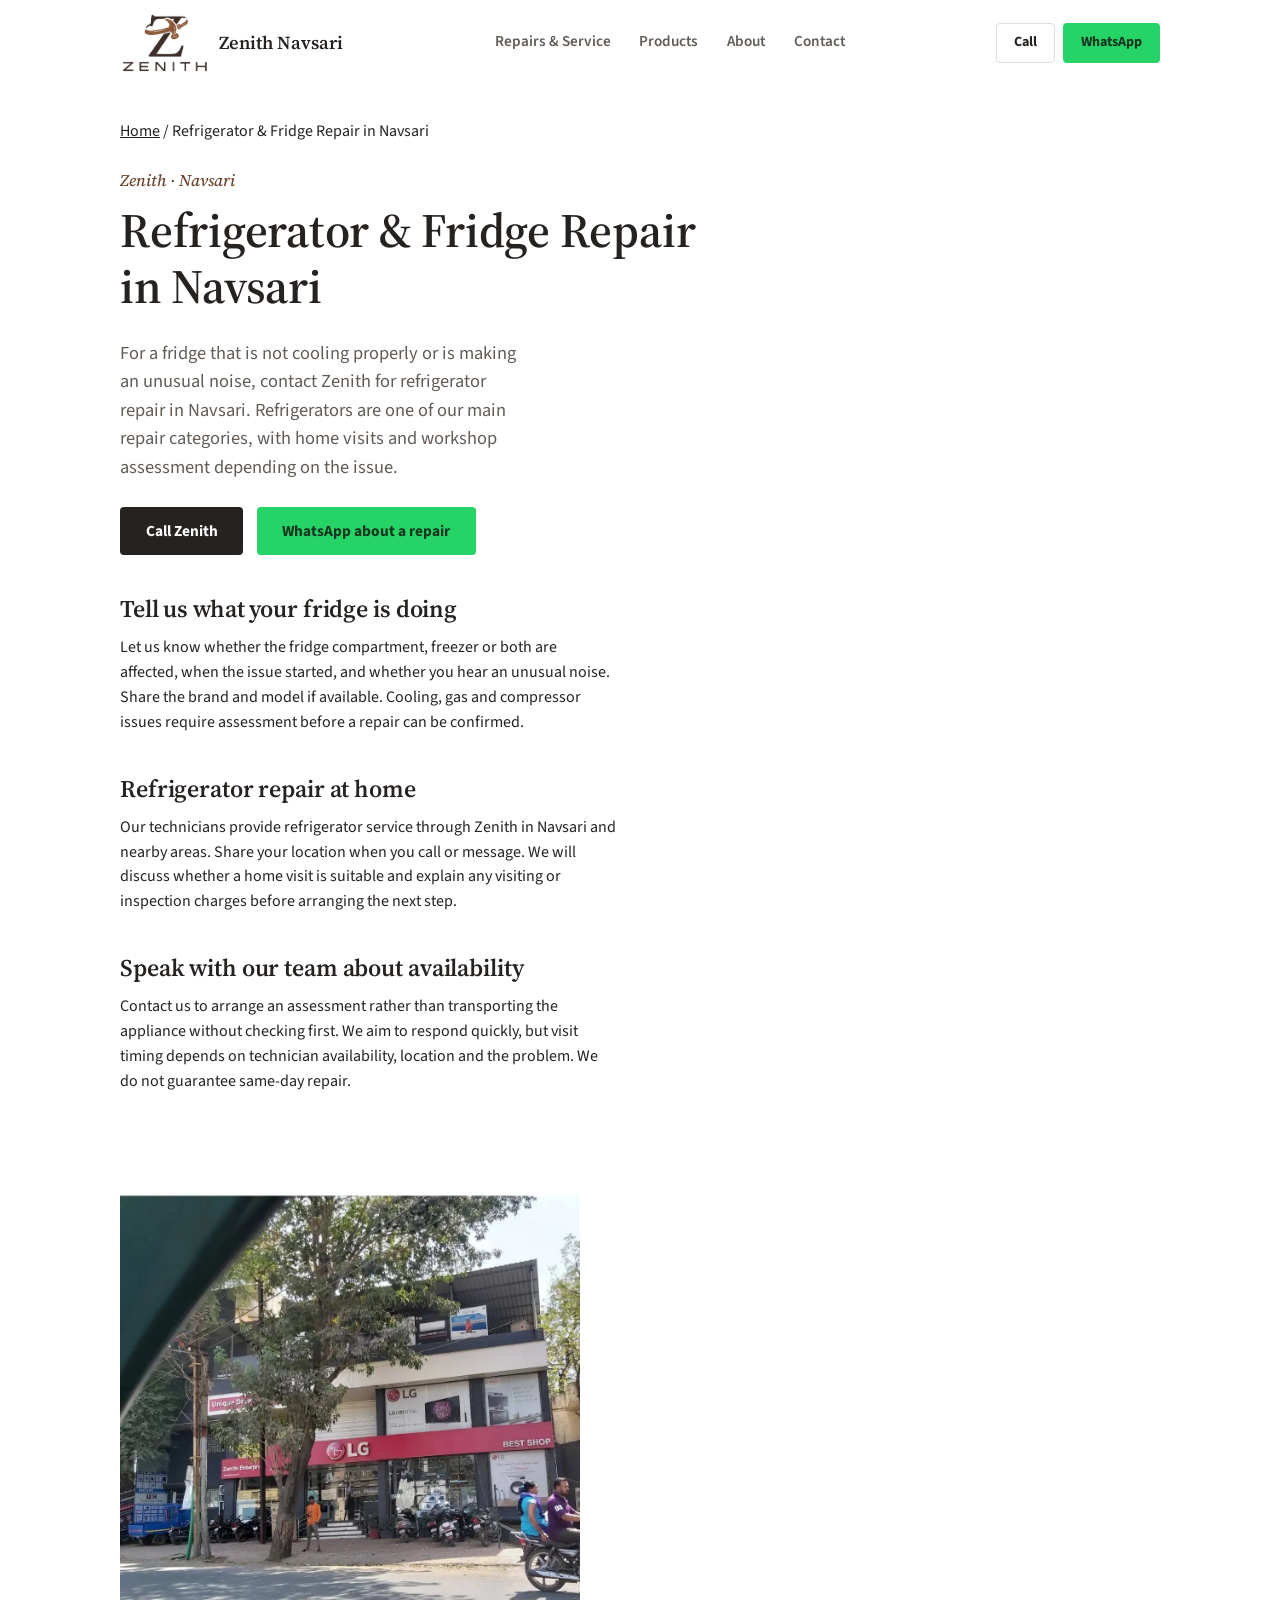
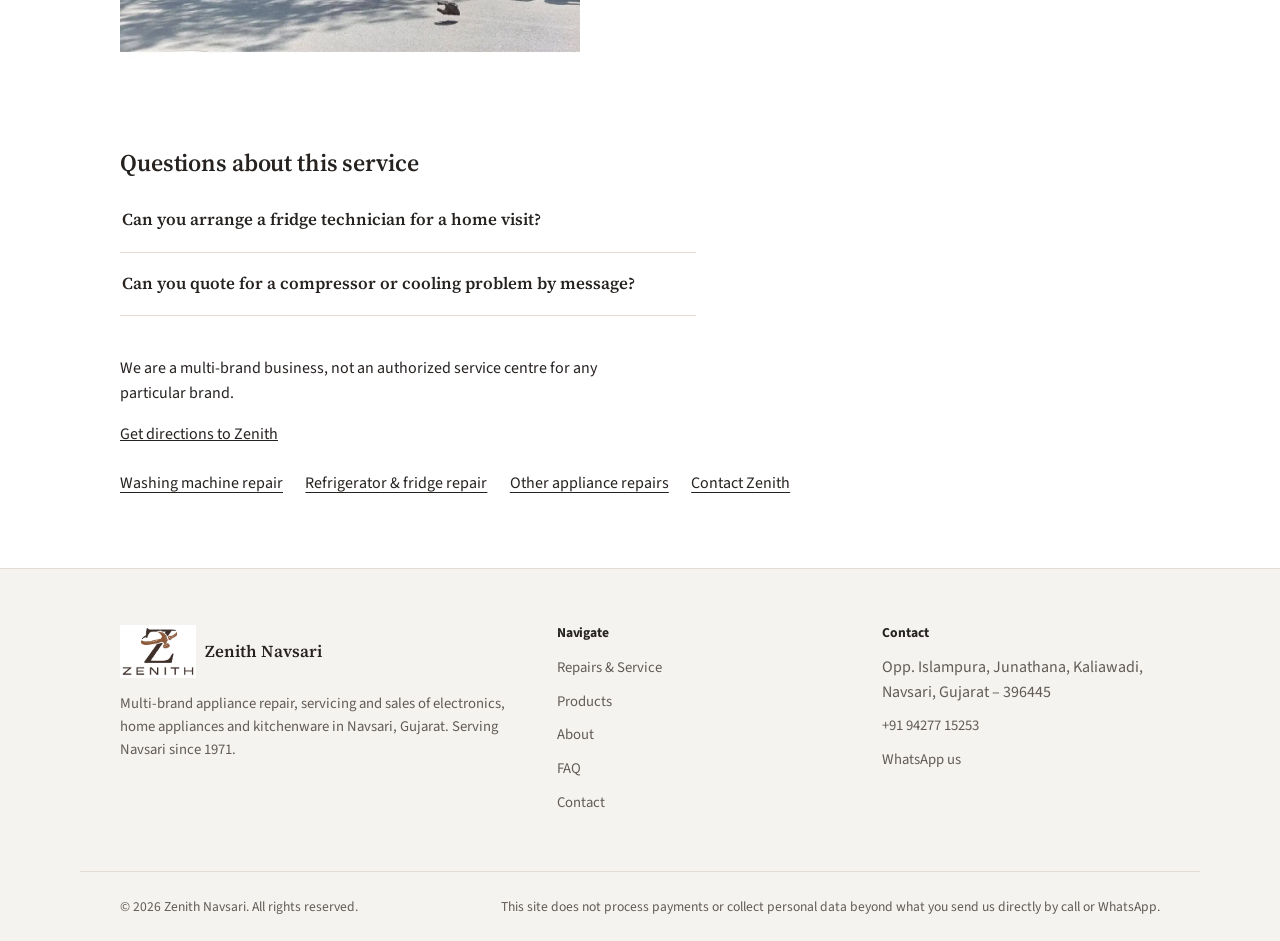
<file: refrigerator-repair-navsari/index.html>
<!doctype html><html lang="en"><head><meta charset="UTF-8"><meta name="viewport" content="width=device-width, initial-scale=1"><title>Refrigerator &amp; Fridge Repair in Navsari | Zenith</title><meta name="description" content="For a fridge that is not cooling properly or is making an unusual noise, contact Zenith for refrigerator repair in Navsari. Call or WhatsApp Zenith to discuss charges and availability."><link rel="canonical" href="https://zenithweb-gold.vercel.app/refrigerator-repair-navsari/"><meta property="og:type" content="website"><meta property="og:title" content="Refrigerator &amp; Fridge Repair in Navsari | Zenith"><meta property="og:description" content="For a fridge that is not cooling properly or is making an unusual noise, contact Zenith for refrigerator repair in Navsari. Call or WhatsApp Zenith to discuss charges and availability."><meta property="og:url" content="https://zenithweb-gold.vercel.app/refrigerator-repair-navsari/"><link rel="icon" href="/assets/images/favicon.ico"><link rel="stylesheet" href="/assets/css/styles.css"><script type="application/ld+json">{"@context":"https://schema.org","@type":"LocalBusiness","@id":"https://zenithweb-gold.vercel.app/#business","name":"Zenith Navsari","alternateName":"Zenith Enterprise","url":"https://zenithweb-gold.vercel.app/","image":"https://zenithweb-gold.vercel.app/assets/images/logo.png","telephone":"+91 94277 15253","address":{"@type":"PostalAddress","streetAddress":"Opp. Islampura, Junathana, Kaliawadi","addressLocality":"Navsari","addressRegion":"Gujarat","postalCode":"396445","addressCountry":"IN"},"areaServed":"Navsari and nearby areas","hasMap":"https://share.google/sqLTxxwGvnfLqPRpV","openingHoursSpecification":[{"@type":"OpeningHoursSpecification","dayOfWeek":["Monday","Tuesday","Wednesday","Thursday","Friday","Saturday"],"opens":"09:00","closes":"21:00"},{"@type":"OpeningHoursSpecification","dayOfWeek":["Sunday"],"opens":"09:00","closes":"14:00"}]}</script><script type="application/ld+json">{"@context":"https://schema.org","@type":"BreadcrumbList","itemListElement":[{"@type":"ListItem","position":1,"name":"Home","item":"https://zenithweb-gold.vercel.app/"},{"@type":"ListItem","position":2,"name":"Refrigerator & Fridge Repair in Navsari","item":"https://zenithweb-gold.vercel.app/refrigerator-repair-navsari/"}]}</script></head><body>
<a class="skip-link" href="#main">Skip to content</a>

<!-- ============================== HEADER ============================== -->
<header class="site-header">
  <div class="wrap site-header__bar">
    <a class="brand" href="/#top" aria-label="Zenith Navsari home">
      <img src="/assets/images/logo.png" alt="" width="90" height="64" />
      <span class="brand__name">Zenith Navsari</span>
    </a>

    <nav class="primary-nav" id="primary-nav" aria-label="Primary">
      <a href="/#repairs">Repairs &amp; Service</a>
      <a href="/#products">Products</a>
      <a href="/#about">About</a>
      <a href="/#contact">Contact</a>
    </nav>

    <div class="header-actions">
      <a class="btn btn--ghost btn--sm" data-phone-href href="tel:+919427715253" data-track="header_call">Call</a>
      <a class="btn btn--wa btn--sm" data-wa-general href="https://wa.me/919427715253?text=Hello%20Zenith%2C%20I%20need%20appliance%20repair%20service.%0AAppliance%3A%20Refrigerator%0APlease%20let%20me%20know%20your%20visiting%20charges%20and%20earliest%20available%20service%20time" target="_blank" rel="noopener" data-track="header_whatsapp">WhatsApp</a>
      <button class="nav-toggle" id="nav-toggle" aria-expanded="false" aria-controls="primary-nav" aria-label="Toggle menu">
        <svg viewBox="0 0 24 24" fill="none" stroke="currentColor" stroke-width="2" stroke-linecap="round"><line x1="3" y1="6" x2="21" y2="6"/><line x1="3" y1="12" x2="21" y2="12"/><line x1="3" y1="18" x2="21" y2="18"/></svg>
      </button>
    </div>
  </div>
</header>

<main id="main" data-appliance="Refrigerator"><article class="wrap service-page"><nav aria-label="Breadcrumb"><a href="/">Home</a> / Refrigerator &amp; Fridge Repair in Navsari</nav><span class="eyebrow-label">Zenith · Navsari</span><h1>Refrigerator &amp; Fridge Repair in Navsari</h1><p class="hero__lead">For a fridge that is not cooling properly or is making an unusual noise, contact Zenith for refrigerator repair in Navsari. Refrigerators are one of our main repair categories, with home visits and workshop assessment depending on the issue.</p><div class="hero__actions"><a class="btn btn--call" data-phone-href data-track="service_call" href="tel:+919427715253">Call Zenith</a><a class="btn btn--wa" data-wa-general data-track="service_whatsapp" href="https://wa.me/919427715253?text=Hello%20Zenith%2C%20I%20need%20appliance%20repair%20service.%0AAppliance%3A%20Refrigerator%0APlease%20let%20me%20know%20your%20visiting%20charges%20and%20earliest%20available%20service%20time" target="_blank" rel="noopener">WhatsApp about a repair</a></div><div class="service-copy"><section><h2>Tell us what your fridge is doing</h2><p>Let us know whether the fridge compartment, freezer or both are affected, when the issue started, and whether you hear an unusual noise. Share the brand and model if available. Cooling, gas and compressor issues require assessment before a repair can be confirmed.</p></section><section><h2>Refrigerator repair at home</h2><p>Our technicians provide refrigerator service through Zenith in Navsari and nearby areas. Share your location when you call or message. We will discuss whether a home visit is suitable and explain any visiting or inspection charges before arranging the next step.</p></section><section><h2>Speak with our team about availability</h2><p>Contact us to arrange an assessment rather than transporting the appliance without checking first. We aim to respond quickly, but visit timing depends on technician availability, location and the problem. We do not guarantee same-day repair.</p></section><figure><img src="/assets/images/shop-exterior.webp" alt="Zenith storefront in Navsari" loading="lazy" width="460" height="575" /></figure><section><h2>Questions about this service</h2><details class="faq-item"><summary class="faq-item__q">Can you arrange a fridge technician for a home visit?</summary><div class="faq-item__a"><p>Home visits are available, subject to your location, the issue and technician availability. Call or WhatsApp to discuss the job.</p></div></details><details class="faq-item"><summary class="faq-item__q">Can you quote for a compressor or cooling problem by message?</summary><div class="faq-item__a"><p>Describe the symptoms first. An assessment is needed to identify the problem and confirm repair options and costs.</p></div></details></section><p>We are a multi-brand business, not an authorized service centre for any particular brand.</p><a data-maps-link href="https://share.google/sqLTxxwGvnfLqPRpV" target="_blank" rel="noopener">Get directions to Zenith</a></div><nav class="service-links" aria-label="Repair service pages"><a href="/washing-machine-repair-navsari/">Washing machine repair</a><a href="/refrigerator-repair-navsari/">Refrigerator &amp; fridge repair</a><a href="/other-appliance-repair-navsari/">Other appliance repairs</a><a href="/contact/">Contact Zenith</a></nav></article></main><!-- ============================== FOOTER ============================== -->
<footer class="site-footer">
  <div class="wrap footer-grid">
    <div>
      <div class="footer-brand">
        <img src="/assets/images/logo.png" alt="" width="76" height="54" />
        <span>Zenith Navsari</span>
      </div>
      <p>Multi-brand appliance repair, servicing and sales of electronics, home appliances and kitchenware in Navsari, Gujarat. Serving Navsari since 1971.</p>
    </div>

    <div>
      <h4>Navigate</h4>
      <ul class="footer-links">
        <li><a href="/#repairs">Repairs &amp; Service</a></li>
        <li><a href="/#products">Products</a></li>
        <li><a href="/#about">About</a></li>
        <li><a href="/#faq">FAQ</a></li>
        <li><a href="/#contact">Contact</a></li>
      </ul>
    </div>

    <div>
      <h4>Contact</h4>
      <ul class="footer-links">
        <li><span data-address>Opp. Islampura, Junathana, Kaliawadi, Navsari, Gujarat – 396445</span></li>
        <li><a data-phone-href href="tel:+919427715253" data-phone-display>+91 94277 15253</a></li>
        <li><a data-wa-general href="https://wa.me/919427715253?text=Hello%20Zenith%2C%20I%20need%20appliance%20repair%20service.%0AAppliance%3A%20Refrigerator%0APlease%20let%20me%20know%20your%20visiting%20charges%20and%20earliest%20available%20service%20time" target="_blank" rel="noopener">WhatsApp us</a></li>
      </ul>
    </div>
  </div>

  <div class="wrap footer-bottom">
    <span>© <span id="year"></span> Zenith Navsari. All rights reserved.</span>
    <span>This site does not process payments or collect personal data beyond what you send us directly by call or WhatsApp.</span>
  </div>
</footer>

<!-- ============================== STICKY MOBILE BAR ============================== -->
<div class="sticky-bar" aria-label="Quick contact">
  <a class="sticky-bar__call" data-phone-href href="tel:+919427715253" data-track="sticky_call">
    <svg viewBox="0 0 24 24" fill="none" stroke="currentColor" stroke-width="2" stroke-linecap="round" stroke-linejoin="round" aria-hidden="true"><path d="M22 16.92v3a2 2 0 0 1-2.18 2 19.79 19.79 0 0 1-8.63-3.07 19.5 19.5 0 0 1-6-6 19.79 19.79 0 0 1-3.07-8.67A2 2 0 0 1 4.11 2h3a2 2 0 0 1 2 1.72c.127.96.361 1.903.7 2.81a2 2 0 0 1-.45 2.11L8.09 9.91a16 16 0 0 0 6 6l1.27-1.27a2 2 0 0 1 2.11-.45c.907.339 1.85.573 2.81.7A2 2 0 0 1 22 16.92z"/></svg>
    Call Now
  </a>
  <a class="sticky-bar__wa" data-wa-general href="https://wa.me/919427715253?text=Hello%20Zenith%2C%20I%20need%20appliance%20repair%20service.%0AAppliance%3A%20Refrigerator%0APlease%20let%20me%20know%20your%20visiting%20charges%20and%20earliest%20available%20service%20time" target="_blank" rel="noopener" data-track="sticky_whatsapp">
    <svg viewBox="0 0 24 24" fill="currentColor" aria-hidden="true"><path d="M12.04 2C6.58 2 2.13 6.45 2.13 11.91c0 1.75.46 3.45 1.32 4.95L2 22l5.29-1.39a9.9 9.9 0 0 0 4.75 1.21h.01c5.46 0 9.9-4.45 9.9-9.91C21.96 6.45 17.5 2 12.04 2Zm5.8 14.14c-.25.7-1.45 1.34-2 1.43-.51.08-1.16.11-1.87-.12-.43-.14-.98-.32-1.69-.63-2.97-1.28-4.9-4.27-5.05-4.47-.15-.2-1.2-1.6-1.2-3.05 0-1.45.76-2.16 1.03-2.46.27-.3.59-.37.79-.37.2 0 .4 0 .57.01.18.01.43-.07.67.51.25.6.85 2.08.92 2.23.07.15.12.33.02.53-.1.2-.15.32-.3.49-.15.17-.31.38-.44.51-.15.15-.3.31-.13.61.17.3.76 1.25 1.63 2.02 1.12.99 2.06 1.3 2.37 1.45.31.15.49.13.67-.08.18-.2.76-.88.97-1.18.2-.3.4-.25.67-.15.27.1 1.75.82 2.05.97.3.15.5.22.57.35.08.13.08.72-.17 1.42Z"/></svg>
    WhatsApp
  </a>
</div>

<script src="/assets/js/site-config.js"></script>
<script src="/assets/js/main.js"></script>
</body>
</html>
</file>
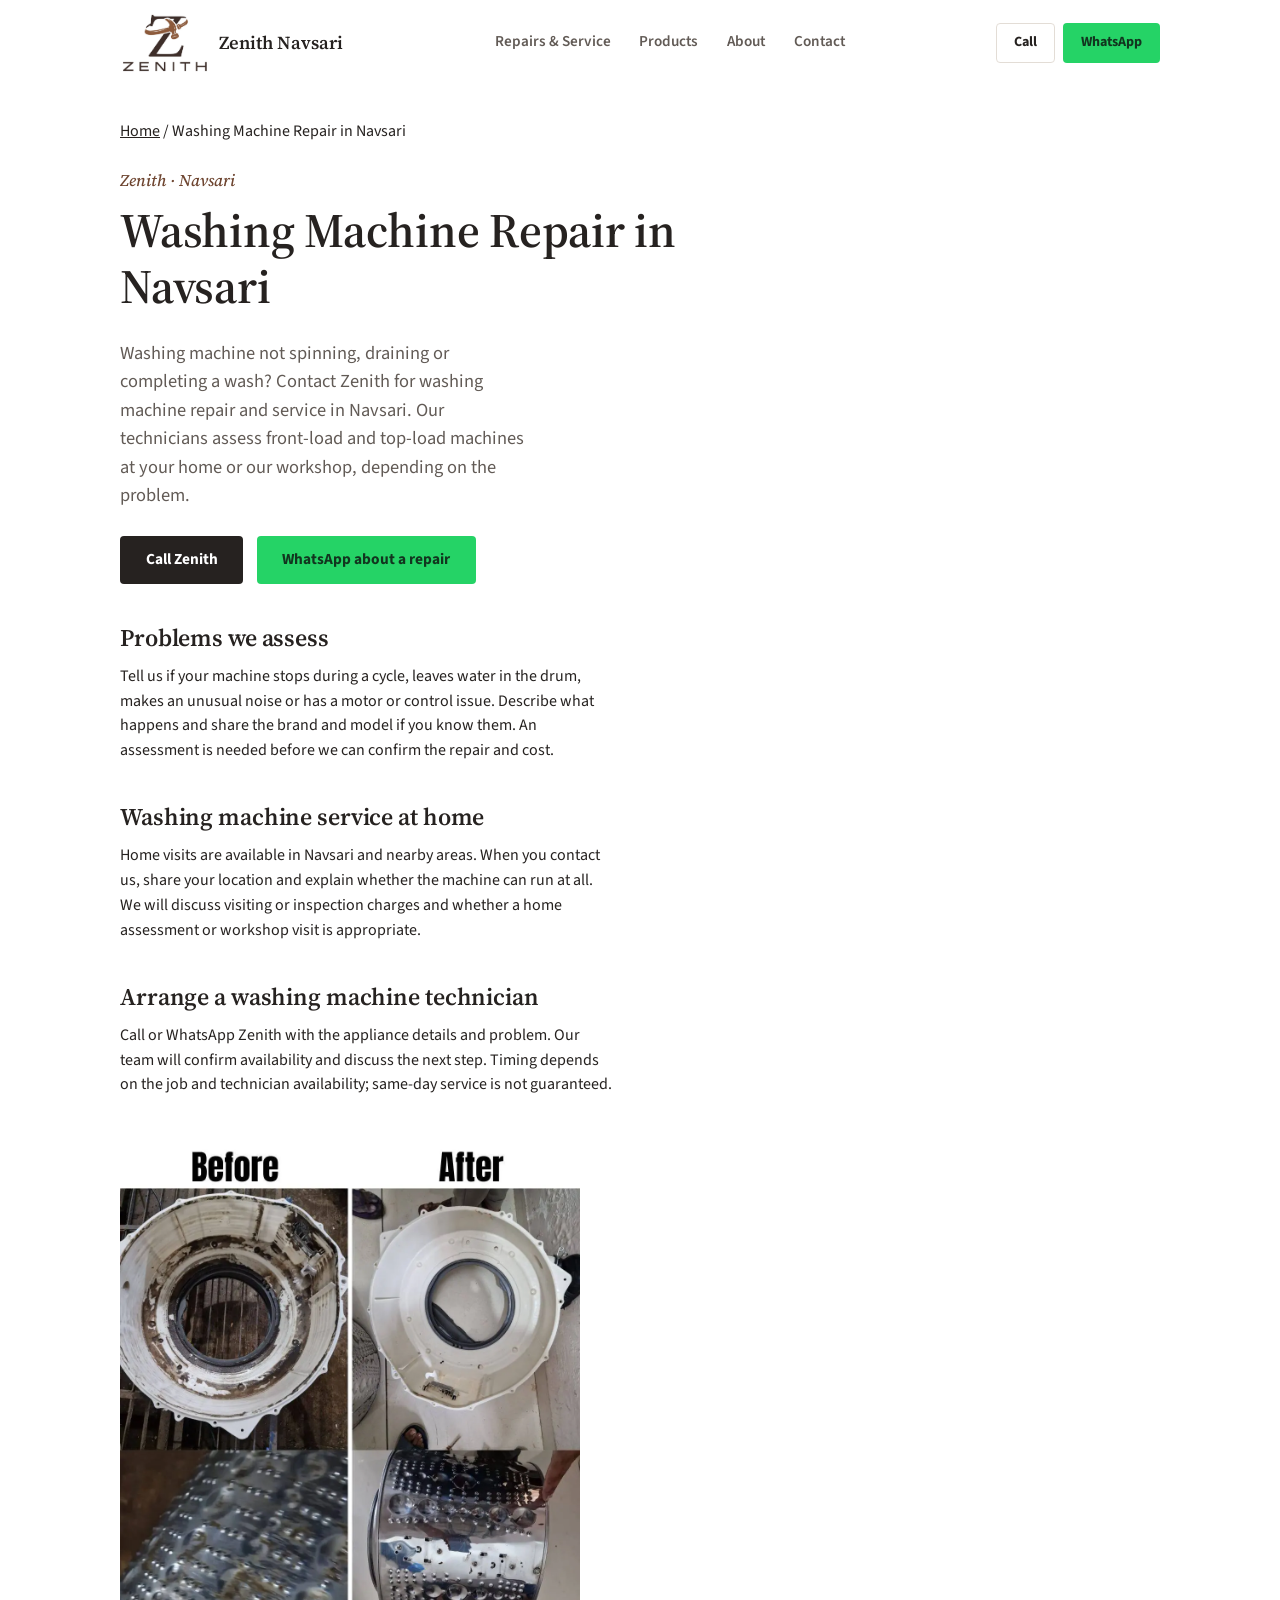
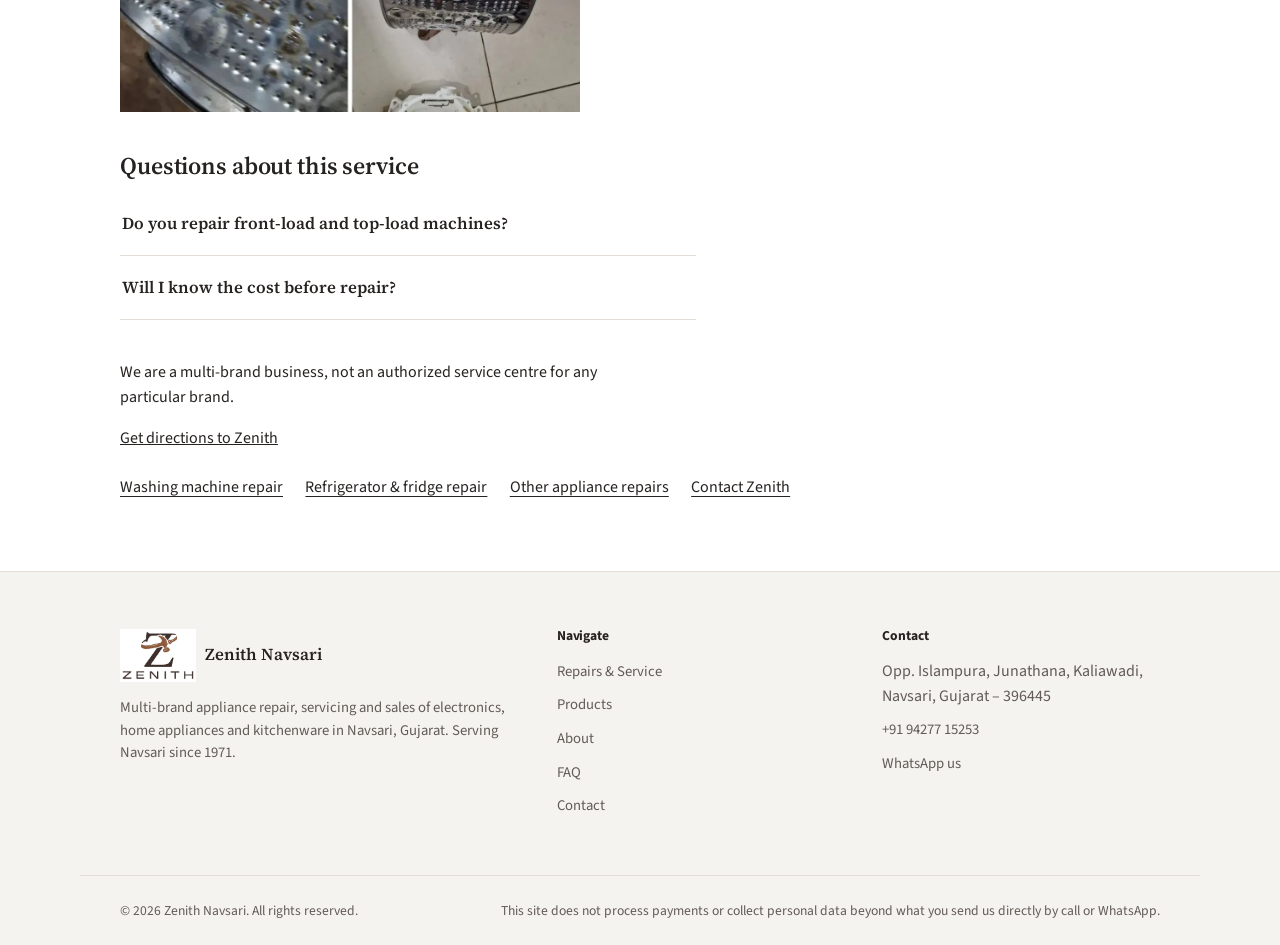
<file: washing-machine-repair-navsari/index.html>
<!doctype html><html lang="en"><head><meta charset="UTF-8"><meta name="viewport" content="width=device-width, initial-scale=1"><title>Washing Machine Repair in Navsari | Zenith</title><meta name="description" content="Washing machine not spinning, draining or completing a wash? Contact Zenith for washing machine repair and service in Navsari. Call or WhatsApp Zenith to discuss charges and availability."><link rel="canonical" href="https://zenithweb-gold.vercel.app/washing-machine-repair-navsari/"><meta property="og:type" content="website"><meta property="og:title" content="Washing Machine Repair in Navsari | Zenith"><meta property="og:description" content="Washing machine not spinning, draining or completing a wash? Contact Zenith for washing machine repair and service in Navsari. Call or WhatsApp Zenith to discuss charges and availability."><meta property="og:url" content="https://zenithweb-gold.vercel.app/washing-machine-repair-navsari/"><link rel="icon" href="/assets/images/favicon.ico"><link rel="stylesheet" href="/assets/css/styles.css"><script type="application/ld+json">{"@context":"https://schema.org","@type":"LocalBusiness","@id":"https://zenithweb-gold.vercel.app/#business","name":"Zenith Navsari","alternateName":"Zenith Enterprise","url":"https://zenithweb-gold.vercel.app/","image":"https://zenithweb-gold.vercel.app/assets/images/logo.png","telephone":"+91 94277 15253","address":{"@type":"PostalAddress","streetAddress":"Opp. Islampura, Junathana, Kaliawadi","addressLocality":"Navsari","addressRegion":"Gujarat","postalCode":"396445","addressCountry":"IN"},"areaServed":"Navsari and nearby areas","hasMap":"https://share.google/sqLTxxwGvnfLqPRpV","openingHoursSpecification":[{"@type":"OpeningHoursSpecification","dayOfWeek":["Monday","Tuesday","Wednesday","Thursday","Friday","Saturday"],"opens":"09:00","closes":"21:00"},{"@type":"OpeningHoursSpecification","dayOfWeek":["Sunday"],"opens":"09:00","closes":"14:00"}]}</script><script type="application/ld+json">{"@context":"https://schema.org","@type":"BreadcrumbList","itemListElement":[{"@type":"ListItem","position":1,"name":"Home","item":"https://zenithweb-gold.vercel.app/"},{"@type":"ListItem","position":2,"name":"Washing Machine Repair in Navsari","item":"https://zenithweb-gold.vercel.app/washing-machine-repair-navsari/"}]}</script></head><body>
<a class="skip-link" href="#main">Skip to content</a>

<!-- ============================== HEADER ============================== -->
<header class="site-header">
  <div class="wrap site-header__bar">
    <a class="brand" href="/#top" aria-label="Zenith Navsari home">
      <img src="/assets/images/logo.png" alt="" width="90" height="64" />
      <span class="brand__name">Zenith Navsari</span>
    </a>

    <nav class="primary-nav" id="primary-nav" aria-label="Primary">
      <a href="/#repairs">Repairs &amp; Service</a>
      <a href="/#products">Products</a>
      <a href="/#about">About</a>
      <a href="/#contact">Contact</a>
    </nav>

    <div class="header-actions">
      <a class="btn btn--ghost btn--sm" data-phone-href href="tel:+919427715253" data-track="header_call">Call</a>
      <a class="btn btn--wa btn--sm" data-wa-general href="https://wa.me/919427715253?text=Hello%20Zenith%2C%20I%20need%20appliance%20repair%20service.%0AAppliance%3A%20Washing%20Machine%0APlease%20let%20me%20know%20your%20visiting%20charges%20and%20earliest%20available%20service%20time" target="_blank" rel="noopener" data-track="header_whatsapp">WhatsApp</a>
      <button class="nav-toggle" id="nav-toggle" aria-expanded="false" aria-controls="primary-nav" aria-label="Toggle menu">
        <svg viewBox="0 0 24 24" fill="none" stroke="currentColor" stroke-width="2" stroke-linecap="round"><line x1="3" y1="6" x2="21" y2="6"/><line x1="3" y1="12" x2="21" y2="12"/><line x1="3" y1="18" x2="21" y2="18"/></svg>
      </button>
    </div>
  </div>
</header>

<main id="main" data-appliance="Washing Machine"><article class="wrap service-page"><nav aria-label="Breadcrumb"><a href="/">Home</a> / Washing Machine Repair in Navsari</nav><span class="eyebrow-label">Zenith · Navsari</span><h1>Washing Machine Repair in Navsari</h1><p class="hero__lead">Washing machine not spinning, draining or completing a wash? Contact Zenith for washing machine repair and service in Navsari. Our technicians assess front-load and top-load machines at your home or our workshop, depending on the problem.</p><div class="hero__actions"><a class="btn btn--call" data-phone-href data-track="service_call" href="tel:+919427715253">Call Zenith</a><a class="btn btn--wa" data-wa-general data-track="service_whatsapp" href="https://wa.me/919427715253?text=Hello%20Zenith%2C%20I%20need%20appliance%20repair%20service.%0AAppliance%3A%20Washing%20Machine%0APlease%20let%20me%20know%20your%20visiting%20charges%20and%20earliest%20available%20service%20time" target="_blank" rel="noopener">WhatsApp about a repair</a></div><div class="service-copy"><section><h2>Problems we assess</h2><p>Tell us if your machine stops during a cycle, leaves water in the drum, makes an unusual noise or has a motor or control issue. Describe what happens and share the brand and model if you know them. An assessment is needed before we can confirm the repair and cost.</p></section><section><h2>Washing machine service at home</h2><p>Home visits are available in Navsari and nearby areas. When you contact us, share your location and explain whether the machine can run at all. We will discuss visiting or inspection charges and whether a home assessment or workshop visit is appropriate.</p></section><section><h2>Arrange a washing machine technician</h2><p>Call or WhatsApp Zenith with the appliance details and problem. Our team will confirm availability and discuss the next step. Timing depends on the job and technician availability; same-day service is not guaranteed.</p></section><figure><img src="/assets/images/repair-washing-machine-drum.webp" alt="Washing machine drum cleaning and repair work at Zenith Navsari" loading="lazy" width="460" height="575" /></figure><section><h2>Questions about this service</h2><details class="faq-item"><summary class="faq-item__q">Do you repair front-load and top-load machines?</summary><div class="faq-item__a"><p>Yes, we assess both front-load and top-load washing machines across multiple brands. Tell us the brand, model and problem so we can confirm the job.</p></div></details><details class="faq-item"><summary class="faq-item__q">Will I know the cost before repair?</summary><div class="faq-item__a"><p>Visiting or inspection charges may apply. Contact us for details; repair options and costs are confirmed after assessment.</p></div></details></section><p>We are a multi-brand business, not an authorized service centre for any particular brand.</p><a data-maps-link href="https://share.google/sqLTxxwGvnfLqPRpV" target="_blank" rel="noopener">Get directions to Zenith</a></div><nav class="service-links" aria-label="Repair service pages"><a href="/washing-machine-repair-navsari/">Washing machine repair</a><a href="/refrigerator-repair-navsari/">Refrigerator &amp; fridge repair</a><a href="/other-appliance-repair-navsari/">Other appliance repairs</a><a href="/contact/">Contact Zenith</a></nav></article></main><!-- ============================== FOOTER ============================== -->
<footer class="site-footer">
  <div class="wrap footer-grid">
    <div>
      <div class="footer-brand">
        <img src="/assets/images/logo.png" alt="" width="76" height="54" />
        <span>Zenith Navsari</span>
      </div>
      <p>Multi-brand appliance repair, servicing and sales of electronics, home appliances and kitchenware in Navsari, Gujarat. Serving Navsari since 1971.</p>
    </div>

    <div>
      <h4>Navigate</h4>
      <ul class="footer-links">
        <li><a href="/#repairs">Repairs &amp; Service</a></li>
        <li><a href="/#products">Products</a></li>
        <li><a href="/#about">About</a></li>
        <li><a href="/#faq">FAQ</a></li>
        <li><a href="/#contact">Contact</a></li>
      </ul>
    </div>

    <div>
      <h4>Contact</h4>
      <ul class="footer-links">
        <li><span data-address>Opp. Islampura, Junathana, Kaliawadi, Navsari, Gujarat – 396445</span></li>
        <li><a data-phone-href href="tel:+919427715253" data-phone-display>+91 94277 15253</a></li>
        <li><a data-wa-general href="https://wa.me/919427715253?text=Hello%20Zenith%2C%20I%20need%20appliance%20repair%20service.%0AAppliance%3A%20Washing%20Machine%0APlease%20let%20me%20know%20your%20visiting%20charges%20and%20earliest%20available%20service%20time" target="_blank" rel="noopener">WhatsApp us</a></li>
      </ul>
    </div>
  </div>

  <div class="wrap footer-bottom">
    <span>© <span id="year"></span> Zenith Navsari. All rights reserved.</span>
    <span>This site does not process payments or collect personal data beyond what you send us directly by call or WhatsApp.</span>
  </div>
</footer>

<!-- ============================== STICKY MOBILE BAR ============================== -->
<div class="sticky-bar" aria-label="Quick contact">
  <a class="sticky-bar__call" data-phone-href href="tel:+919427715253" data-track="sticky_call">
    <svg viewBox="0 0 24 24" fill="none" stroke="currentColor" stroke-width="2" stroke-linecap="round" stroke-linejoin="round" aria-hidden="true"><path d="M22 16.92v3a2 2 0 0 1-2.18 2 19.79 19.79 0 0 1-8.63-3.07 19.5 19.5 0 0 1-6-6 19.79 19.79 0 0 1-3.07-8.67A2 2 0 0 1 4.11 2h3a2 2 0 0 1 2 1.72c.127.96.361 1.903.7 2.81a2 2 0 0 1-.45 2.11L8.09 9.91a16 16 0 0 0 6 6l1.27-1.27a2 2 0 0 1 2.11-.45c.907.339 1.85.573 2.81.7A2 2 0 0 1 22 16.92z"/></svg>
    Call Now
  </a>
  <a class="sticky-bar__wa" data-wa-general href="https://wa.me/919427715253?text=Hello%20Zenith%2C%20I%20need%20appliance%20repair%20service.%0AAppliance%3A%20Washing%20Machine%0APlease%20let%20me%20know%20your%20visiting%20charges%20and%20earliest%20available%20service%20time" target="_blank" rel="noopener" data-track="sticky_whatsapp">
    <svg viewBox="0 0 24 24" fill="currentColor" aria-hidden="true"><path d="M12.04 2C6.58 2 2.13 6.45 2.13 11.91c0 1.75.46 3.45 1.32 4.95L2 22l5.29-1.39a9.9 9.9 0 0 0 4.75 1.21h.01c5.46 0 9.9-4.45 9.9-9.91C21.96 6.45 17.5 2 12.04 2Zm5.8 14.14c-.25.7-1.45 1.34-2 1.43-.51.08-1.16.11-1.87-.12-.43-.14-.98-.32-1.69-.63-2.97-1.28-4.9-4.27-5.05-4.47-.15-.2-1.2-1.6-1.2-3.05 0-1.45.76-2.16 1.03-2.46.27-.3.59-.37.79-.37.2 0 .4 0 .57.01.18.01.43-.07.67.51.25.6.85 2.08.92 2.23.07.15.12.33.02.53-.1.2-.15.32-.3.49-.15.17-.31.38-.44.51-.15.15-.3.31-.13.61.17.3.76 1.25 1.63 2.02 1.12.99 2.06 1.3 2.37 1.45.31.15.49.13.67-.08.18-.2.76-.88.97-1.18.2-.3.4-.25.67-.15.27.1 1.75.82 2.05.97.3.15.5.22.57.35.08.13.08.72-.17 1.42Z"/></svg>
    WhatsApp
  </a>
</div>

<script src="/assets/js/site-config.js"></script>
<script src="/assets/js/main.js"></script>
</body>
</html>
</file>
<file: assets/css/styles.css>
/* ==========================================================================
   ZENITH NAVSARI — STYLES
   Editorial, neutral palette drawn from the client logo (espresso + copper).
   ========================================================================== */

@import url("https://fonts.googleapis.com/css2?family=Source+Serif+4:opsz,wght@8..60,500;8..60,600;8..60,700&family=Source+Sans+3:wght@400;500;600;700&display=swap");

:root {
  /* Color — neutral, warm-grey, restrained copper accent */
  --ink: #262220;
  --ink-soft: #625b56;
  --ink-faint: #9c948d;
  --copper: #8d5a3b;
  --copper-dark: #6e4530;
  --paper: #ffffff;
  --paper-alt: #f5f3f0;
  --line: #e3ddd6;
  --whatsapp: #25d366;
  --whatsapp-dark: #1da851;
  --focus: #2f7dd1;

  /* Type */
  --font-display: "Source Serif 4", Georgia, "Times New Roman", serif;
  --font-body: "Source Sans 3", "Segoe UI", system-ui, sans-serif;

  /* Layout */
  --content-width: 1120px;
  --gap: clamp(1rem, 2vw, 1.75rem);
  --radius: 8px;
  --sticky-bar-height: 64px;
}

/* ---------- Reset ---------- */
*,
*::before,
*::after {
  box-sizing: border-box;
}

html {
  scroll-behavior: auto;
  -webkit-text-size-adjust: 100%;
}

body {
  margin: 0;
  font-family: var(--font-body);
  color: var(--ink);
  background: var(--paper);
  line-height: 1.55;
  font-size: 16px;
}

img {
  max-width: 100%;
  display: block;
}

a {
  color: inherit;
}

h1,
h2,
h3,
h4 {
  font-family: var(--font-display);
  line-height: 1.18;
  margin: 0 0 0.5em;
  font-weight: 600;
  letter-spacing: -0.005em;
}

p {
  margin: 0 0 1em;
  max-width: 62ch;
}

ul {
  margin: 0;
  padding: 0;
  list-style: none;
}

button {
  font: inherit;
}

/* Visible keyboard focus everywhere */
a:focus-visible,
button:focus-visible,
summary:focus-visible,
label:focus-within,
[tabindex]:focus-visible {
  outline: 3px solid var(--focus);
  outline-offset: 3px;
  border-radius: 4px;
}

@media (prefers-reduced-motion: reduce) {
  * {
    animation-duration: 0.001ms !important;
    animation-iteration-count: 1 !important;
    transition-duration: 0.001ms !important;
    scroll-behavior: auto !important;
  }
}

.skip-link {
  position: absolute;
  left: -999px;
  top: 0;
  background: var(--ink);
  color: var(--paper);
  padding: 0.75em 1.25em;
  z-index: 200;
  border-radius: 0 0 6px 0;
}
.skip-link:focus {
  left: 0;
}

/* ---------- Layout helpers ---------- */
.wrap {
  width: 100%;
  max-width: var(--content-width);
  margin-inline: auto;
  padding-inline: clamp(1.25rem, 4vw, 2.5rem);
}

.section {
  padding-block: clamp(3rem, 6vw, 5.5rem);
  border-top: 1px solid var(--line);
}

.section--tight {
  padding-block: clamp(2.25rem, 4vw, 3.5rem);
}

.section-head {
  max-width: 62ch;
  margin-bottom: clamp(2rem, 4vw, 3rem);
}

.eyebrow-label {
  display: block;
  font-family: var(--font-display);
  font-style: italic;
  font-size: 1.02rem;
  font-weight: 500;
  color: var(--copper-dark);
  margin-bottom: 0.5em;
}

.section-head h2 {
  font-size: clamp(1.55rem, 2.8vw, 2.15rem);
  color: var(--ink);
}

.section-head p {
  color: var(--ink-soft);
  font-size: 1.05rem;
}

/* ---------- Buttons ---------- */
.btn {
  display: inline-flex;
  align-items: center;
  justify-content: center;
  gap: 0.5em;
  font-family: var(--font-body);
  font-weight: 700;
  font-size: 0.96rem;
  padding: 0.85em 1.6em;
  border-radius: 6px;
  text-decoration: none;
  border: 1.5px solid transparent;
  cursor: pointer;
  transition: opacity 0.15s ease, background-color 0.15s ease, border-color 0.15s ease;
  min-height: 48px;
  line-height: 1.1;
}
.btn:hover {
  opacity: 0.88;
}
.btn--sm {
  padding: 0.6em 1.2em;
  font-size: 0.88rem;
  min-height: 40px;
}

.btn--dark {
  background: var(--ink);
  color: var(--paper);
}

.btn--call {
  background: var(--ink);
  color: var(--paper);
}

.btn--wa {
  background: var(--whatsapp);
  color: var(--paper);
}
.btn--wa:hover {
  background: var(--whatsapp-dark);
  opacity: 1;
}

.btn--ghost {
  background: transparent;
  border-color: var(--line);
  color: var(--ink);
}
.btn--ghost:hover {
  background: var(--paper-alt);
  opacity: 1;
}

.btn--outline-light {
  background: transparent;
  border-color: rgba(255, 255, 255, 0.6);
  color: var(--paper);
}
.btn--outline-light:hover {
  background: rgba(255, 255, 255, 0.12);
}

.btn[aria-disabled="true"] {
  opacity: 0.5;
  pointer-events: none;
}

/* ---------- Header ---------- */
.site-header {
  position: sticky;
  top: 0;
  z-index: 100;
  background: rgba(255, 255, 255, 0.92);
  backdrop-filter: saturate(140%) blur(6px);
  border-bottom: 1px solid transparent;
  transition: border-color 0.2s ease;
}
.site-header.is-scrolled {
  border-color: var(--line);
}

.site-header__bar {
  display: flex;
  align-items: center;
  justify-content: space-between;
  gap: 1rem;
  padding-block: 0.7rem;
}

.brand {
  display: flex;
  align-items: center;
  gap: 0.55rem;
  text-decoration: none;
  flex-shrink: 0;
}
.brand img {
  height: 34px;
  width: auto;
}
.brand__name {
  font-family: var(--font-display);
  font-weight: 600;
  font-size: 1.15rem;
  color: var(--ink);
}

.primary-nav {
  display: flex;
  align-items: center;
  gap: clamp(1rem, 2vw, 2rem);
}
.primary-nav a {
  text-decoration: none;
  font-weight: 600;
  font-size: 0.95rem;
  color: var(--ink-soft);
  padding: 0.4em 0.1em;
  border-bottom: 2px solid transparent;
}
.primary-nav a:hover {
  color: var(--ink);
  border-color: var(--copper);
}

.header-actions {
  display: flex;
  align-items: center;
  gap: 0.5rem;
}

.nav-toggle {
  display: none;
  background: transparent;
  border: none;
  padding: 0.5em;
  cursor: pointer;
  color: var(--ink);
}
.nav-toggle svg {
  width: 24px;
  height: 24px;
}

@media (max-width: 860px) {
  .primary-nav {
    position: absolute;
    top: 100%;
    left: 0;
    right: 0;
    background: var(--paper);
    flex-direction: column;
    align-items: flex-start;
    gap: 0;
    padding: 0.5rem clamp(1.25rem, 4vw, 2.5rem) 1rem;
    border-bottom: 1px solid var(--line);
    display: none;
  }
  .primary-nav.is-open {
    display: flex;
  }
  .primary-nav a {
    width: 100%;
    padding: 0.75em 0;
    border-bottom: 1px solid var(--line);
  }
  .nav-toggle {
    display: inline-flex;
  }
}

/* ---------- Hero ---------- */
.hero {
  background: var(--paper);
  overflow: hidden;
  border-top: none;
}
.hero__grid {
  display: grid;
  grid-template-columns: 0.95fr 1.05fr;
  gap: clamp(2rem, 5vw, 3.5rem);
  align-items: center;
  padding-block: clamp(2rem, 5vw, 3.5rem);
}
@media (max-width: 900px) {
  .hero__grid {
    grid-template-columns: 1fr;
  }
  .hero__media {
    order: -1;
  }
}

.hero__heritage {
  display: inline-flex;
  align-items: center;
  gap: 0.5em;
  font-family: var(--font-display);
  font-style: italic;
  font-size: 0.95rem;
  color: var(--copper-dark);
  margin-bottom: 1em;
}
.hero__heritage::before {
  content: "";
  width: 22px;
  height: 1px;
  background: var(--copper);
  display: inline-block;
}

.hero h1 {
  font-size: clamp(2.2rem, 4.4vw, 3.3rem);
  color: var(--ink);
  max-width: 15ch;
}

.hero__lead {
  font-size: 1.15rem;
  color: var(--ink-soft);
  max-width: 46ch;
}

.hero__actions {
  display: flex;
  flex-wrap: wrap;
  gap: 0.85rem;
  margin-top: 1.6rem;
}

.hero__secondary-link {
  display: inline-flex;
  align-items: center;
  gap: 0.4em;
  margin-top: 1.4rem;
  font-weight: 600;
  text-decoration: underline;
  text-decoration-color: var(--line);
  text-underline-offset: 4px;
  color: var(--ink);
}
.hero__secondary-link:hover {
  text-decoration-color: var(--copper);
}

.hero__media {
  position: relative;
  border-radius: 10px;
  overflow: hidden;
  border: 1px solid var(--line);
  aspect-ratio: 4 / 5;
  max-height: 620px;
}
.hero__media img {
  width: 100%;
  height: 100%;
  object-fit: cover;
  object-position: center 30%;
}
.hero__media-caption {
  position: absolute;
  left: 0;
  right: 0;
  bottom: 0;
  padding: 1em 1.2em;
  background: linear-gradient(0deg, rgba(38, 34, 32, 0.75), rgba(38, 34, 32, 0));
  color: var(--paper);
  font-size: 0.85rem;
  font-weight: 600;
}

@media (max-width: 900px) {
  .hero__media {
    aspect-ratio: 4 / 3;
    max-height: 420px;
  }
}

/* ---------- Repair category cards (select, then one shared CTA) ---------- */
.ticket-grid {
  display: grid;
  grid-template-columns: repeat(3, 1fr);
  gap: var(--gap);
}
@media (max-width: 920px) {
  .ticket-grid {
    grid-template-columns: repeat(2, 1fr);
  }
}
@media (max-width: 620px) {
  .ticket-grid {
    grid-template-columns: 1fr;
  }
}

.ticket-card {
  display: flex;
  flex-direction: column;
  background: var(--paper);
  color: var(--ink);
  border-radius: var(--radius);
  padding: 1.5rem 1.4rem;
  position: relative;
  border: 1px solid var(--line);
  cursor: pointer;
  transition: border-color 0.15s ease, background-color 0.15s ease;
}
.ticket-card:hover {
  border-color: var(--ink-faint);
}
.ticket-card__radio {
  position: absolute;
  opacity: 0;
  width: 1px;
  height: 1px;
  pointer-events: none;
}
.ticket-card:has(.ticket-card__radio:checked) {
  border-color: var(--copper);
  background: var(--paper-alt);
}
.ticket-card__radio:focus-visible ~ * {
  outline: 3px solid var(--focus);
  outline-offset: 2px;
  border-radius: 4px;
}

.ticket-card__icon {
  width: 30px;
  height: 30px;
  color: var(--ink-soft);
  margin-bottom: 0.9rem;
  display: block;
}
.ticket-card:has(.ticket-card__radio:checked) .ticket-card__icon {
  color: var(--copper);
}
.ticket-card__icon svg {
  width: 100%;
  height: 100%;
}

.ticket-card__title {
  font-family: var(--font-display);
  font-weight: 600;
  font-size: 1.08rem;
  margin-bottom: 0.3em;
  display: block;
}
.ticket-card__prompt {
  font-family: var(--font-display);
  font-style: italic;
  color: var(--ink-soft);
  margin-bottom: 0.45em;
  font-size: 0.98rem;
  display: block;
}
.ticket-card__blurb {
  color: var(--ink-soft);
  font-size: 0.9rem;
  display: block;
}

.ticket-card__check {
  position: absolute;
  top: 1.2rem;
  right: 1.2rem;
  width: 20px;
  height: 20px;
  border-radius: 50%;
  border: 1.5px solid var(--line);
  background: var(--paper);
}
.ticket-card:has(.ticket-card__radio:checked) .ticket-card__check {
  border-color: var(--copper);
  background: var(--copper);
}
.ticket-card:has(.ticket-card__radio:checked) .ticket-card__check::after {
  content: "";
  position: absolute;
  left: 6px;
  top: 2px;
  width: 5px;
  height: 9px;
  border: solid var(--paper);
  border-width: 0 2px 2px 0;
  transform: rotate(45deg);
}

.repair-cta {
  margin-top: 2.25rem;
  padding-top: 1.75rem;
  border-top: 1px solid var(--line);
  display: flex;
  flex-wrap: wrap;
  align-items: center;
  justify-content: space-between;
  gap: 1rem;
}
.repair-cta__hint {
  font-family: var(--font-display);
  font-style: italic;
  font-size: 1.05rem;
  color: var(--ink);
  margin: 0;
}
.repair-cta__actions {
  display: flex;
  gap: 0.7rem;
}

/* ---------- How it works ---------- */
.steps {
  display: grid;
  grid-template-columns: repeat(4, 1fr);
  gap: var(--gap);
  counter-reset: step;
}
@media (max-width: 780px) {
  .steps {
    grid-template-columns: 1fr 1fr;
  }
}
@media (max-width: 480px) {
  .steps {
    grid-template-columns: 1fr;
  }
}
.step {
  counter-increment: step;
  padding-top: 0.6rem;
  border-top: 1px solid var(--line);
}
.step::before {
  content: counter(step);
  font-family: var(--font-display);
  font-style: italic;
  font-weight: 600;
  font-size: 1.4rem;
  color: var(--copper);
  display: block;
  margin-bottom: 0.4rem;
}
.step h3 {
  font-size: 1.02rem;
  margin-bottom: 0.3em;
}
.step p {
  color: var(--ink-soft);
  font-size: 0.94rem;
}
.steps-note {
  margin-top: 1.5rem;
  font-size: 0.9rem;
  color: var(--ink-soft);
  border-left: 2px solid var(--line);
  padding-left: 0.9rem;
}

/* ---------- Product tiles (icon + name, no buttons) ---------- */
.product-grid {
  display: grid;
  grid-template-columns: repeat(5, 1fr);
  gap: 0.7rem;
}
@media (max-width: 920px) {
  .product-grid {
    grid-template-columns: repeat(3, 1fr);
  }
}
@media (max-width: 560px) {
  .product-grid {
    grid-template-columns: repeat(2, 1fr);
  }
}

.product-tile {
  display: flex;
  flex-direction: column;
  align-items: center;
  text-align: center;
  gap: 0.6rem;
  padding: 1.4rem 0.8rem;
  border: 1px solid var(--line);
  border-radius: var(--radius);
  background: var(--paper);
}
.product-tile__icon {
  width: 28px;
  height: 28px;
  color: var(--copper);
}
.product-tile__icon svg {
  width: 100%;
  height: 100%;
}
.product-tile__title {
  font-size: 0.88rem;
  font-weight: 600;
  color: var(--ink);
}

.products-note {
  background: var(--paper-alt);
  border-radius: var(--radius);
  padding: 1.1rem 1.3rem;
  margin-top: 1.75rem;
  font-size: 0.95rem;
  color: var(--ink-soft);
}
.products-note strong {
  color: var(--ink);
}

/* ---------- Gallery strip (real store photos, native aspect ratios) ---------- */
.gallery-strip {
  display: grid;
  grid-template-columns: repeat(2, 1fr);
  gap: 1rem;
}
@media (max-width: 620px) {
  .gallery-strip {
    grid-template-columns: 1fr;
  }
}
.gallery-strip figure {
  margin: 0;
  border-radius: 10px;
  overflow: hidden;
  border: 1px solid var(--line);
}
.gallery-strip img {
  width: 100%;
  height: 100%;
  object-fit: cover;
}
.ar-4-5 {
  aspect-ratio: 4 / 5;
}
.ar-3-4 {
  aspect-ratio: 3 / 4;
}
.ar-4-3 {
  aspect-ratio: 4 / 3;
}

/* ---------- About ---------- */
.about-grid {
  display: grid;
  grid-template-columns: 0.9fr 1.1fr;
  gap: clamp(2rem, 5vw, 3.5rem);
  align-items: start;
}
@media (max-width: 860px) {
  .about-grid {
    grid-template-columns: 1fr;
  }
}
.about-media {
  border-radius: 10px;
  overflow: hidden;
  border: 1px solid var(--line);
  aspect-ratio: 3 / 4;
  max-height: 560px;
}
.about-media img {
  width: 100%;
  height: 100%;
  object-fit: cover;
}
.about-facts {
  margin-top: 1.5rem;
  display: grid;
  gap: 0.85rem;
}
.about-facts li {
  display: flex;
  gap: 0.7rem;
  align-items: baseline;
  font-size: 0.97rem;
  color: var(--ink-soft);
}
.about-facts li::before {
  content: "—";
  flex-shrink: 0;
  color: var(--copper);
}

/* ---------- FAQ ---------- */
.faq-list {
  display: grid;
  gap: 0;
  max-width: 74ch;
  border-top: 1px solid var(--line);
}
.faq-item {
  border-bottom: 1px solid var(--line);
  padding: 0;
}
.faq-item__q {
  cursor: pointer;
  list-style: none;
  display: flex;
  align-items: center;
  justify-content: space-between;
  gap: 1rem;
  padding: 1.15rem 0.1rem;
  font-family: var(--font-display);
  font-weight: 600;
  font-size: 1.05rem;
}
.faq-item__q::-webkit-details-marker {
  display: none;
}
.faq-item__icon {
  flex-shrink: 0;
  width: 18px;
  height: 18px;
  position: relative;
}
.faq-item__icon::before,
.faq-item__icon::after {
  content: "";
  position: absolute;
  background: var(--copper);
  top: 50%;
  left: 50%;
  transform: translate(-50%, -50%);
}
.faq-item__icon::before {
  width: 13px;
  height: 1.5px;
}
.faq-item__icon::after {
  width: 1.5px;
  height: 13px;
  transition: transform 0.15s ease;
}
.faq-item[open] .faq-item__icon::after {
  transform: translate(-50%, -50%) rotate(90deg) scaleY(0);
}
.faq-item__a {
  padding: 0 0.1rem 1.2rem;
  color: var(--ink-soft);
}
.faq-item__a p {
  margin: 0;
}

/* ---------- Contact section ---------- */
.contact-grid {
  display: grid;
  grid-template-columns: 1fr 1fr;
  gap: clamp(2rem, 5vw, 3rem);
  align-items: start;
}
@media (max-width: 860px) {
  .contact-grid {
    grid-template-columns: 1fr;
  }
}
.contact-card {
  background: var(--paper);
  border: 1px solid var(--line);
  border-radius: var(--radius);
  padding: 1.75rem;
}
.contact-card h3 {
  font-size: 1.15rem;
}
.contact-line {
  display: flex;
  gap: 0.8rem;
  align-items: flex-start;
  padding: 0.85rem 0;
  border-top: 1px solid var(--line);
}
.contact-line:first-of-type {
  border-top: none;
}
.contact-line strong {
  display: block;
  font-size: 0.82rem;
  color: var(--ink-soft);
  margin-bottom: 0.2em;
  font-weight: 600;
}
.contact-line a {
  text-decoration: underline;
  text-decoration-color: var(--line);
  text-underline-offset: 3px;
  font-weight: 600;
}
.contact-card__actions {
  display: flex;
  flex-wrap: wrap;
  gap: 0.7rem;
  margin-top: 1.4rem;
}

.hours-table {
  width: 100%;
  border-collapse: collapse;
  font-size: 0.95rem;
}
.hours-table td {
  padding: 0.6rem 0;
  border-top: 1px solid var(--line);
}
.hours-table td:first-child {
  color: var(--ink-soft);
}
.hours-table td:last-child {
  text-align: right;
  font-weight: 600;
}

/* ---------- Footer ---------- */
.site-footer {
  background: var(--paper-alt);
  color: var(--ink-soft);
  padding-block: clamp(2.5rem, 5vw, 3.5rem) 1.5rem;
  border-top: 1px solid var(--line);
}
.footer-grid {
  display: grid;
  grid-template-columns: 1.4fr 1fr 1fr;
  gap: clamp(2rem, 4vw, 3rem);
}
@media (max-width: 780px) {
  .footer-grid {
    grid-template-columns: 1fr 1fr;
  }
}
@media (max-width: 520px) {
  .footer-grid {
    grid-template-columns: 1fr;
  }
}
.footer-brand {
  display: flex;
  align-items: center;
  gap: 0.55rem;
  margin-bottom: 0.9rem;
}
.footer-brand img {
  height: 30px;
}
.footer-brand span {
  font-family: var(--font-display);
  font-weight: 600;
  color: var(--ink);
  font-size: 1.05rem;
}
.site-footer h4 {
  font-family: var(--font-body);
  font-weight: 700;
  font-size: 0.85rem;
  color: var(--ink);
  margin-bottom: 0.9rem;
}
.site-footer p {
  color: var(--ink-soft);
  font-size: 0.92rem;
}
.footer-links li {
  margin-bottom: 0.55rem;
}
.footer-links a {
  color: var(--ink-soft);
  text-decoration: none;
  font-size: 0.92rem;
}
.footer-links a:hover {
  color: var(--copper-dark);
}
.footer-bottom {
  margin-top: clamp(2rem, 4vw, 3rem);
  padding-top: 1.5rem;
  border-top: 1px solid var(--line);
  display: flex;
  flex-wrap: wrap;
  gap: 1rem;
  justify-content: space-between;
  font-size: 0.85rem;
  color: var(--ink-faint);
}

/* ---------- Sticky mobile action bar ---------- */
.sticky-bar {
  display: none;
}
@media (max-width: 720px) {
  .sticky-bar {
    display: flex;
    position: fixed;
    left: 0;
    right: 0;
    bottom: 0;
    z-index: 150;
    height: var(--sticky-bar-height);
    padding-bottom: env(safe-area-inset-bottom, 0);
    background: var(--paper);
    border-top: 1px solid var(--line);
    box-shadow: 0 -6px 18px rgba(38, 34, 32, 0.1);
  }
  .sticky-bar a {
    flex: 1;
    display: flex;
    align-items: center;
    justify-content: center;
    gap: 0.5em;
    font-weight: 700;
    font-size: 0.95rem;
    text-decoration: none;
    color: var(--paper);
  }
  .sticky-bar a.sticky-bar__call {
    background: var(--ink);
  }
  .sticky-bar a.sticky-bar__wa {
    background: var(--whatsapp);
  }
  .sticky-bar svg {
    width: 20px;
    height: 20px;
  }
  body {
    padding-bottom: calc(var(--sticky-bar-height) + env(safe-area-inset-bottom, 0));
  }
}

/* ---------- Misc ---------- */
.badge-row {
  display: flex;
  flex-wrap: wrap;
  gap: 0.6rem;
  margin-top: 1.5rem;
}
.badge {
  font-size: 0.82rem;
  font-weight: 600;
  color: var(--ink-soft);
  background: var(--paper-alt);
  border: 1px solid var(--line);
  padding: 0.4em 0.85em;
  border-radius: 999px;
}

/* Launch accessibility and small-screen fixes */
html { scroll-padding-top: 6rem; }
.btn--wa, .sticky-bar a.sticky-bar__wa { color: #12351f; }
.footer-bottom { color: var(--ink-soft); }
.hero__media picture, .gallery-strip picture, .about-media picture { display: block; height: 100%; }
@media (max-width: 540px) {
 .site-header__bar { flex-wrap: wrap; gap: .5rem; }
 .brand { flex: 1; }
 .header-actions .btn { display: none; }
 .nav-toggle { min-width: 44px; min-height: 44px; }
 .contact-card { padding: 1.1rem; min-width: 0; }
 .hours-table td { overflow-wrap: anywhere; }
}
@media (max-width: 720px) { .sticky-bar { height: calc(var(--sticky-bar-height) + env(safe-area-inset-bottom, 0px)); } }

/* Compact editorial refinement */
:root { --radius: 4px; --gap: 1rem; }
.brand img { width: 90px; height: 64px; object-fit: contain; flex-shrink: 0; }
.footer-brand img { width: 76px; height: 54px; object-fit: contain; }
.section { padding-block: clamp(2.5rem, 5vw, 4rem); }
.section--tight { padding-block: clamp(2rem, 4vw, 3rem); }
.section-head { margin-bottom: 1.75rem; }
.btn, .hero__media, .gallery-strip figure, .about-media, .products-note { border-radius: 4px; }
.ticket-grid { gap: .75rem; }
.ticket-card { display: grid; grid-template-columns: 24px minmax(0,1fr); column-gap: .65rem; row-gap: .35rem; padding: 1rem; align-content: start; }
.ticket-card__icon { width: 22px; height: 22px; margin: 0; }
.ticket-card__title { font-size: 1rem; line-height: 1.3; margin: 0; padding-right: 1.3rem; }
.ticket-card__blurb { grid-column: 2; font-size: .9rem; line-height: 1.45; }
.ticket-card__check { width: 18px; height: 18px; top: 1rem; right: .8rem; }
.ticket-card:has(.ticket-card__radio:checked) .ticket-card__check::after { left: 5px; top: 1px; }
.ticket-card__radio:focus-visible ~ * { outline: none; }
.ticket-card:focus-within { outline: 3px solid var(--focus); outline-offset: 3px; }
.repair-cta { margin-top: 1rem; padding-top: 1rem; }
.repair-cta__hint { font-family: var(--font-body); font-size: .9rem; font-style: normal; }
.product-tile { padding: 1rem .7rem; }
@media (max-width: 720px) {
 .repair-cta__actions { display: none; }
 .sticky-bar { min-height: calc(64px + env(safe-area-inset-bottom, 0px)); }
}
@media (max-width: 540px) {
 .brand img { width: 70px; height: 50px; }
 .brand__name { font-size: 1rem; }
 .ticket-card { padding: .85rem 1rem; }
}

.service-links { display:flex; flex-wrap:wrap; gap:.7rem 1.4rem; margin:1.5rem 0; font-size:1rem; }
.service-links a { text-underline-offset:4px; }
.service-page { padding-block:2rem 3rem; }
.service-page > nav { margin-bottom:1.5rem; }
.service-page h1 { font-size:clamp(2rem,4vw,3rem); max-width:24ch; }
.service-copy { max-width:72ch; }
.service-copy section { margin-block:2.5rem; }
.service-copy h2 { font-size:1.5rem; }
.service-copy figure { margin:2rem 0; }
.service-copy img { width:100%; max-width:460px; height:auto; }
</file>
